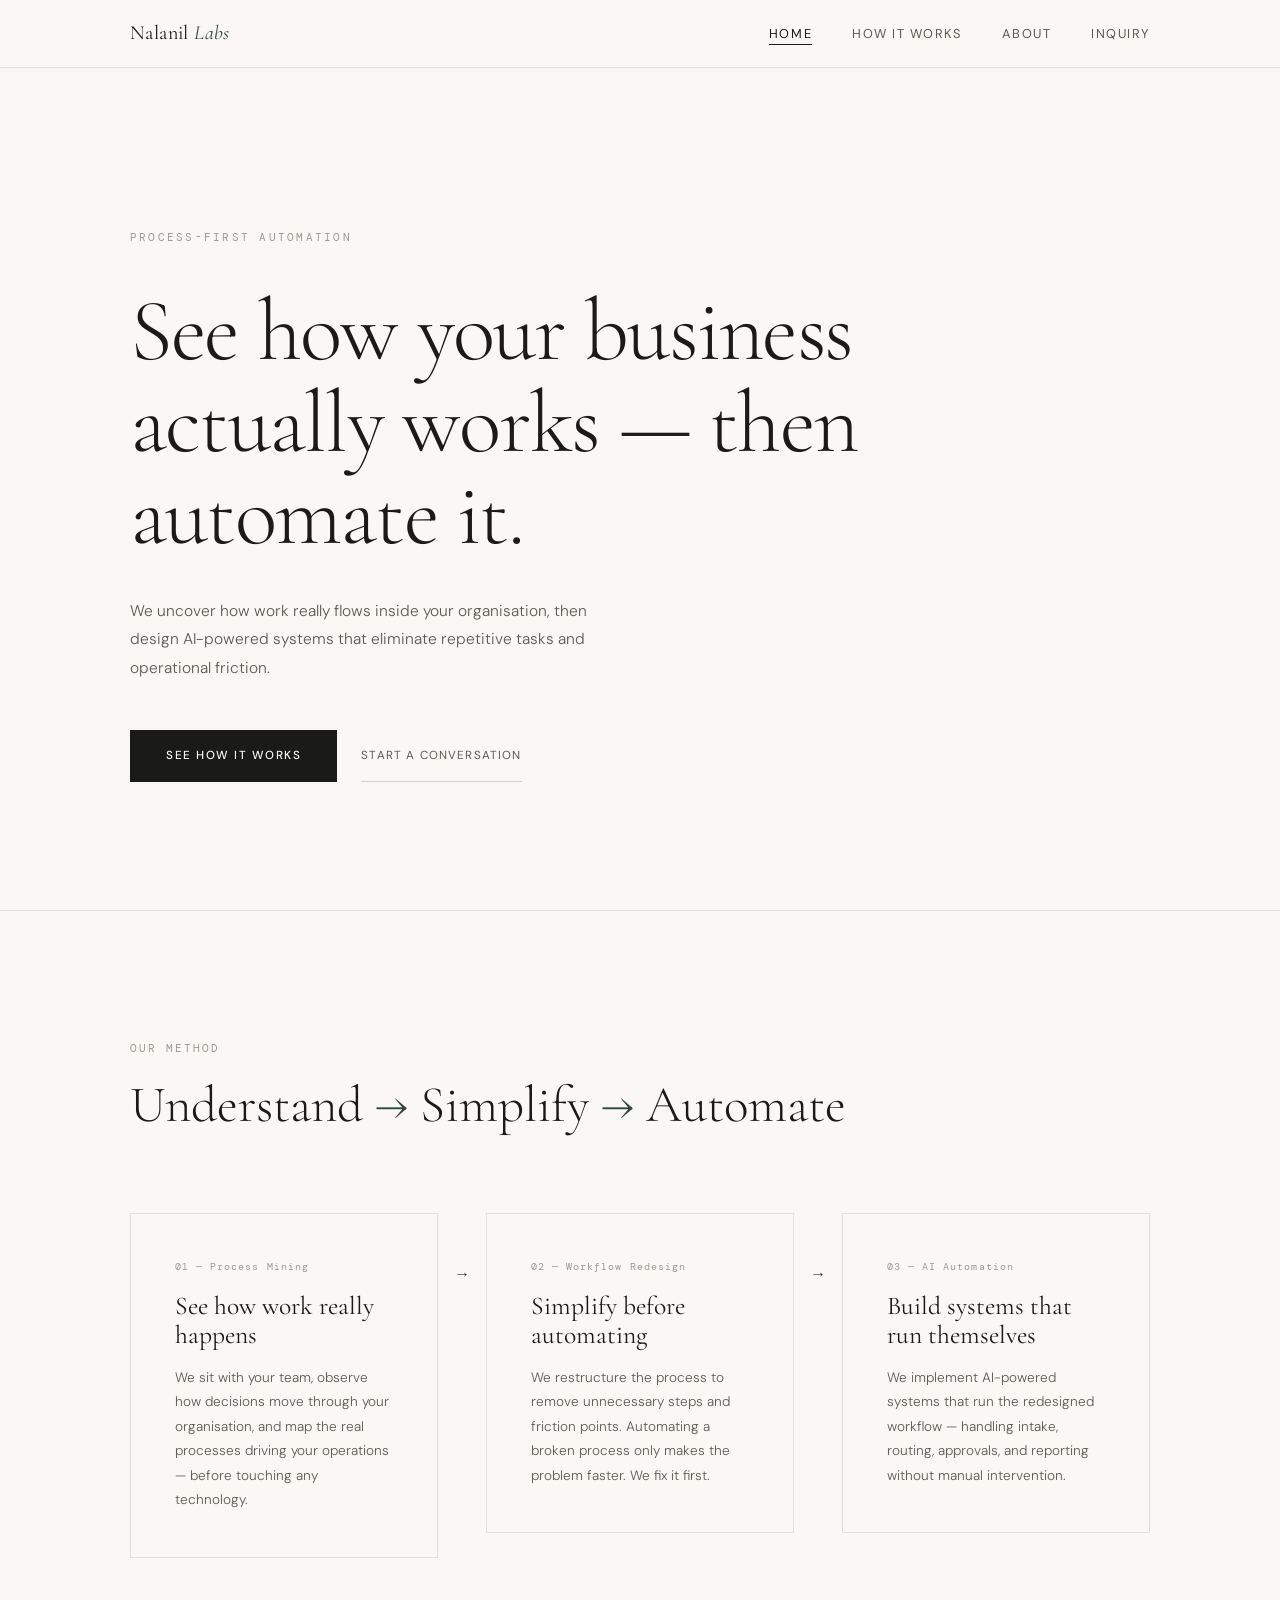
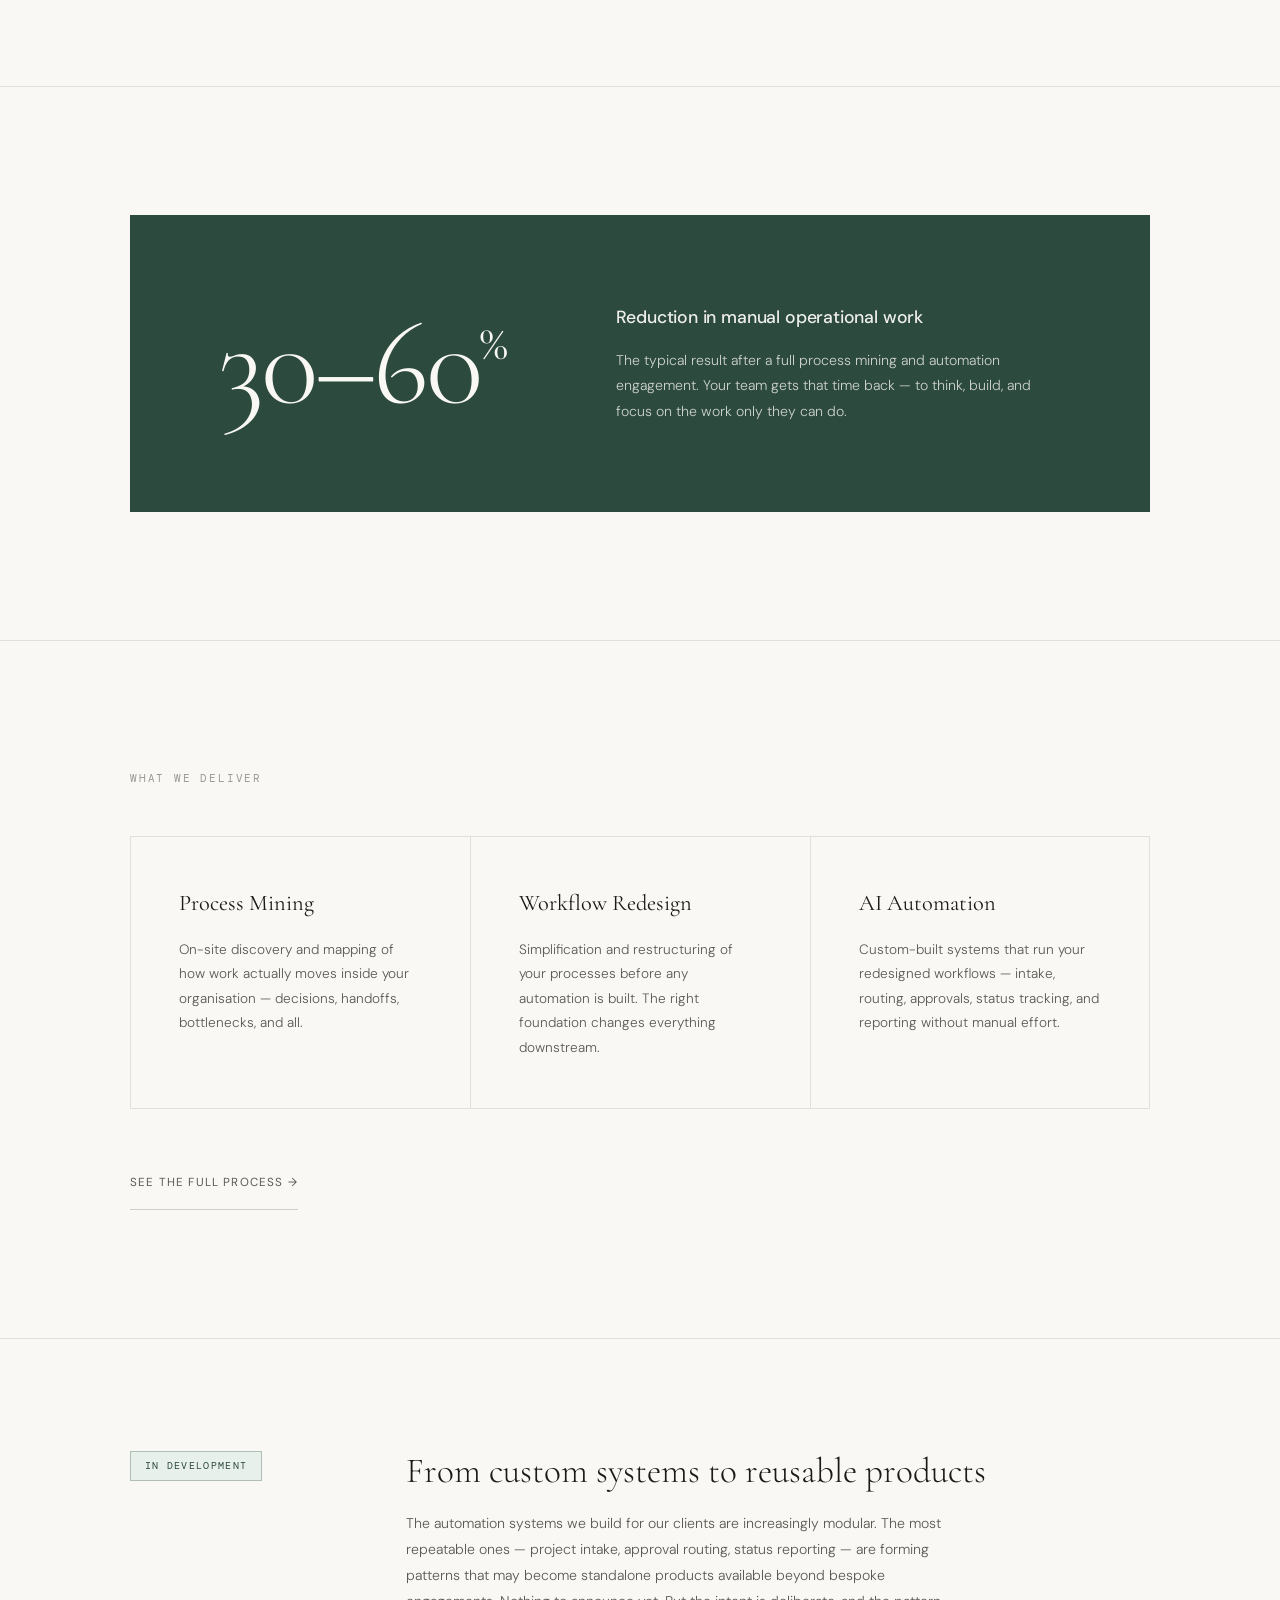
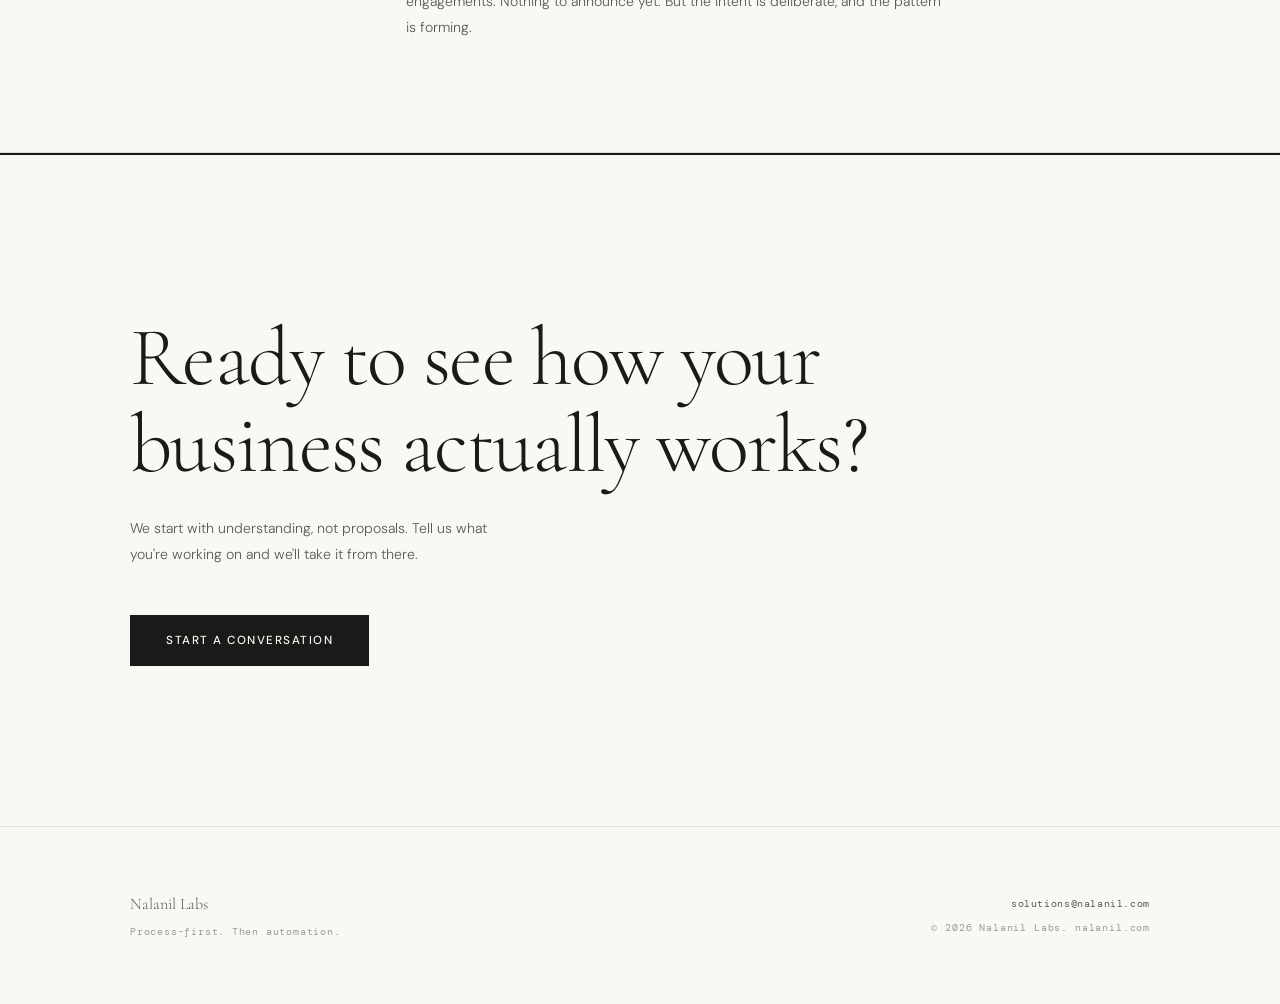
<file: index.html>
<!DOCTYPE html>
<html lang="en">
<head>
  <meta charset="UTF-8">
  <meta name="viewport" content="width=device-width, initial-scale=1.0">
  <title>Process Mining & AI Automation for Business Workflows | Nalanil Labs</title>
  <meta name="description" content="Nalanil Labs helps businesses reclaim time through process mining, workflow redesign, and AI-powered automation. We map how your operations really work — then automate what slows your team down.">
  <meta name="keywords" content="process mining, AI automation, workflow automation, business process automation, operational efficiency, workflow redesign, SMB automation">
  <meta name="robots" content="index, follow">
  <link rel="canonical" href="https://nalanil.com">
  <meta property="og:type"        content="website">
  <meta property="og:url"         content="https://nalanil.com">
  <meta property="og:title"       content="Process Mining & AI Automation | Nalanil Labs">
  <meta property="og:description" content="We map how work really flows inside your organisation — then automate what slows your team down.">
  <meta name="twitter:card"        content="summary">
  <meta name="twitter:title"       content="Process Mining & AI Automation | Nalanil Labs">
  <meta name="twitter:description" content="We map how work really flows inside your organisation — then automate what slows your team down.">
  <link rel="preconnect" href="https://fonts.googleapis.com">
  <link href="https://fonts.googleapis.com/css2?family=Cormorant+Garamond:ital,wght@0,300;0,400;0,600;1,300;1,400&family=DM+Mono:wght@300;400&family=DM+Sans:wght@300;400;500&display=swap" rel="stylesheet">
  <link rel="stylesheet" href="./styles.css">
</head>
<body>

<nav>
  <div class="nav-inner">
    <a class="nav-logo" href="/">Nalanil <span>Labs</span></a>
    <ul class="nav-links">
      <li><a href="/"               data-nav="home">Home</a></li>
      <li><a href="/solutions.html" data-nav="solutions">How it works</a></li>
      <li><a href="/about.html"     data-nav="about">About</a></li>
      <li><a href="/inquiry.html"   data-nav="inquiry">Inquiry</a></li>
    </ul>
    <button class="hamburger" id="hamburger" aria-label="Open menu">
      <span></span><span></span><span></span>
    </button>
  </div>
</nav>

<div class="mobile-nav" id="mobile-nav">
  <a href="/">Home</a>
  <a href="/solutions.html">How it works</a>
  <a href="/about.html">About</a>
  <a href="/inquiry.html">Inquiry</a>
</div>

<main>

  <!-- HERO -->
  <section class="hero">
    <div class="container">
      <span class="hero-eyebrow" data-animate>Process-first automation</span>
      <h1 class="hero-headline" data-animate data-delay="1">See how your business actually works — then automate it.</h1>
      <p class="hero-sub" data-animate data-delay="2">We uncover how work really flows inside your organisation, then design AI-powered systems that eliminate repetitive tasks and operational friction.</p>
      <div class="btn-group" data-animate data-delay="3">
        <a class="btn-primary" href="/solutions.html">See how it works</a>
        <a class="btn-ghost"   href="/inquiry.html">Start a conversation</a>
      </div>
    </div>
  </section>

  <!-- METHOD -->
  <section class="method-section">
    <div class="container">
      <div class="method-header" data-animate>
        <span class="eyebrow">Our method</span>
        <h2 class="method-title">Understand <em>→</em> Simplify <em>→</em> Automate</h2>
      </div>
      <div class="method-steps">
        <div class="method-step" data-animate>
          <span class="method-num">01 — Process Mining</span>
          <h3>See how work really happens</h3>
          <p>We sit with your team, observe how decisions move through your organisation, and map the real processes driving your operations — before touching any technology.</p>
        </div>
        <div class="method-arrow" data-animate data-delay="1">→</div>
        <div class="method-step" data-animate data-delay="1">
          <span class="method-num">02 — Workflow Redesign</span>
          <h3>Simplify before automating</h3>
          <p>We restructure the process to remove unnecessary steps and friction points. Automating a broken process only makes the problem faster. We fix it first.</p>
        </div>
        <div class="method-arrow" data-animate data-delay="2">→</div>
        <div class="method-step" data-animate data-delay="2">
          <span class="method-num">03 — AI Automation</span>
          <h3>Build systems that run themselves</h3>
          <p>We implement AI-powered systems that run the redesigned workflow — handling intake, routing, approvals, and reporting without manual intervention.</p>
        </div>
      </div>
    </div>
  </section>

  <!-- OUTCOME -->
  <section class="outcome-section">
    <div class="container">
      <div class="outcome-block" data-animate>
        <div class="outcome-figure">30–60<span class="pct">%</span></div>
        <div class="outcome-desc">
          <strong>Reduction in manual operational work</strong>
          <p>The typical result after a full process mining and automation engagement. Your team gets that time back — to think, build, and focus on the work only they can do.</p>
        </div>
      </div>
    </div>
  </section>

  <!-- WHAT WE DELIVER -->
  <section class="preview-section">
    <div class="container">
      <span class="section-label" data-animate>What we deliver</span>
      <div class="preview-grid">
        <div class="preview-card" data-animate>
          <h4>Process Mining</h4>
          <p>On-site discovery and mapping of how work actually moves inside your organisation — decisions, handoffs, bottlenecks, and all.</p>
        </div>
        <div class="preview-card" data-animate data-delay="1">
          <h4>Workflow Redesign</h4>
          <p>Simplification and restructuring of your processes before any automation is built. The right foundation changes everything downstream.</p>
        </div>
        <div class="preview-card" data-animate data-delay="2">
          <h4>AI Automation</h4>
          <p>Custom-built systems that run your redesigned workflows — intake, routing, approvals, status tracking, and reporting without manual effort.</p>
        </div>
      </div>
      <div class="preview-cta" data-animate>
        <a href="/solutions.html" class="btn-ghost">See the full process →</a>
      </div>
    </div>
  </section>

  <!-- FUTURE PRODUCTS -->
  <section class="future-section">
    <div class="container">
      <div class="future-inner" data-animate>
        <div>
          <span class="future-badge">In development</span>
        </div>
        <div class="future-body">
          <h3>From custom systems to reusable products</h3>
          <p>The automation systems we build for our clients are increasingly modular. The most repeatable ones — project intake, approval routing, status reporting — are forming patterns that may become standalone products available beyond bespoke engagements. Nothing to announce yet. But the intent is deliberate, and the pattern is forming.</p>
        </div>
      </div>
    </div>
  </section>

  <!-- CTA -->
  <section class="cta-section">
    <div class="container">
      <h2 data-animate>Ready to see how your business actually works?</h2>
      <p data-animate data-delay="1">We start with understanding, not proposals. Tell us what you're working on and we'll take it from there.</p>
      <div data-animate data-delay="2">
        <a class="btn-primary" href="/inquiry.html">Start a conversation</a>
      </div>
    </div>
  </section>

</main>

<footer>
  <div class="footer-inner">
    <div class="footer-left">
      <span class="footer-logo">Nalanil Labs</span>
      <span class="footer-tagline">Process-first. Then automation.</span>
    </div>
    <div class="footer-right">
      <a href="mailto:solutions@nalanil.com" class="footer-email">solutions@nalanil.com</a>
      <span class="footer-copy">© 2026 Nalanil Labs. nalanil.com</span>
    </div>
  </div>
</footer>

<script src="./script.js"></script>
</body>
</html>
</file>
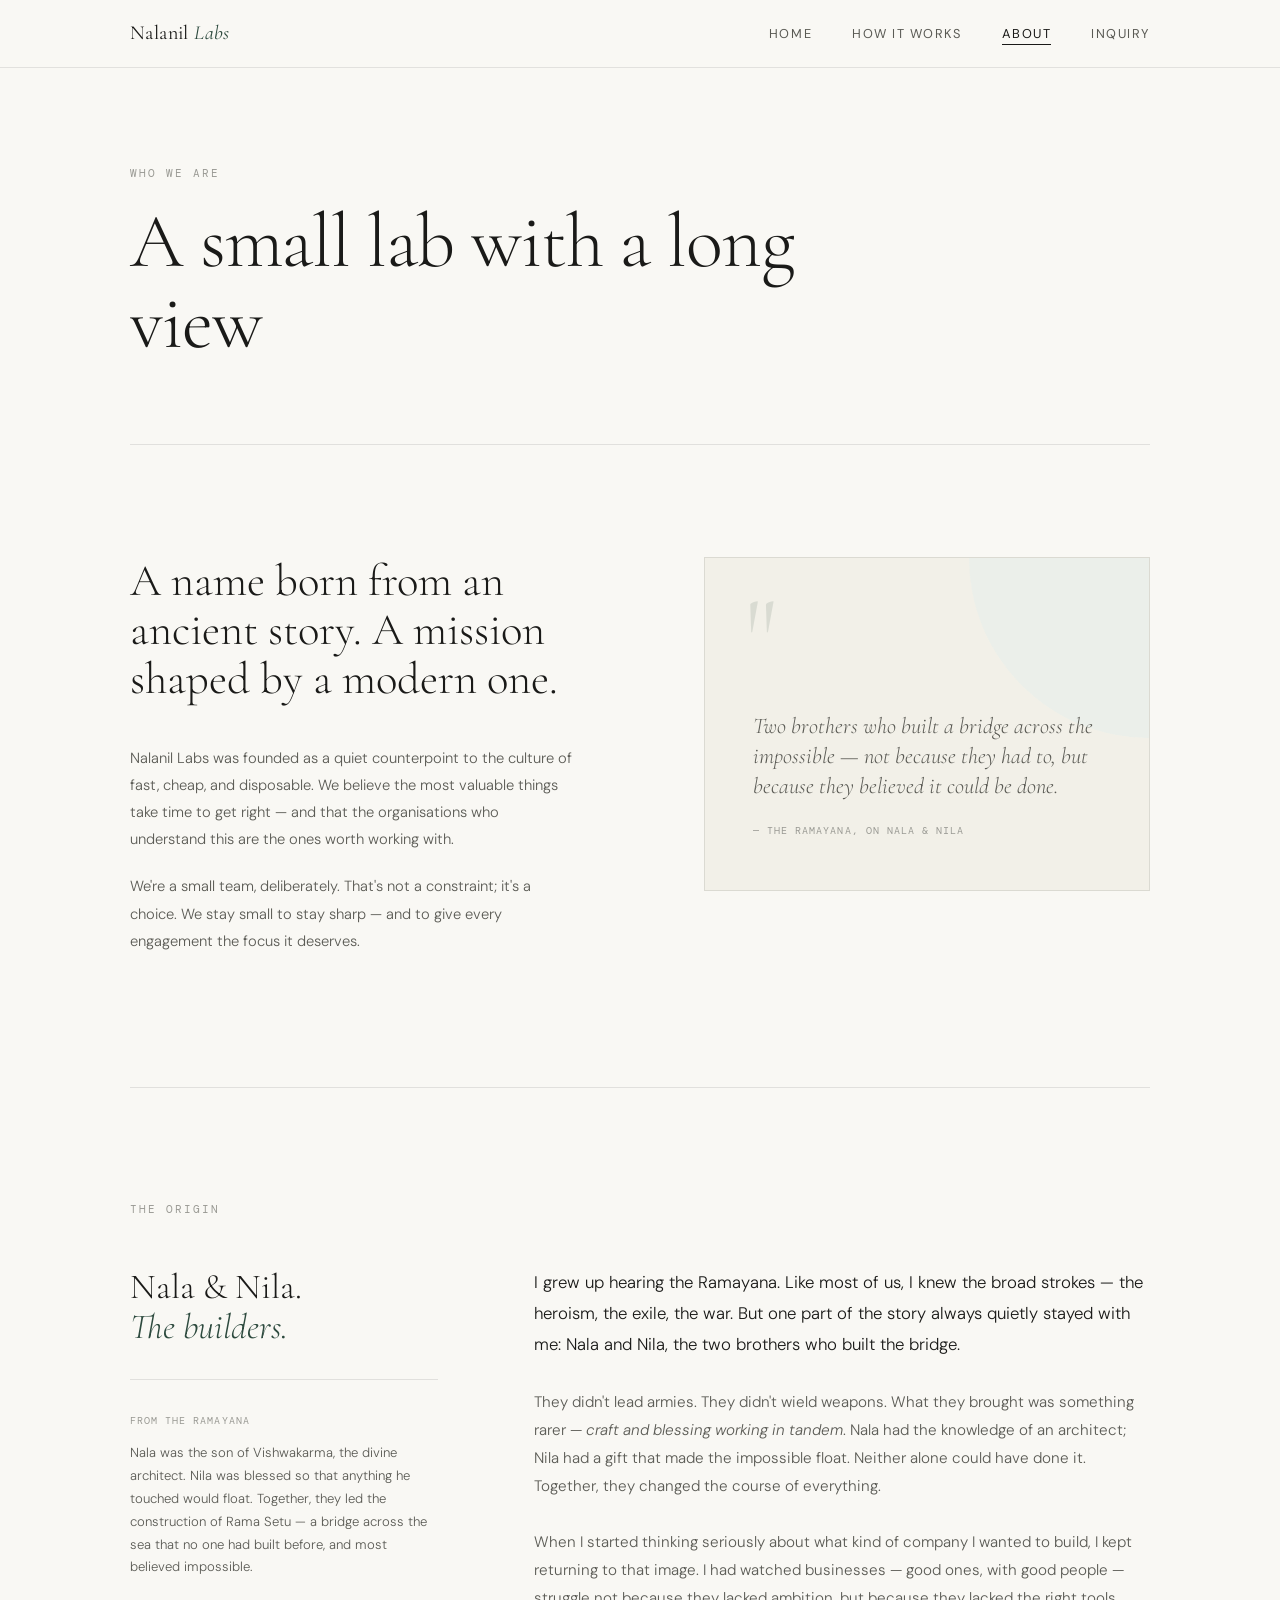
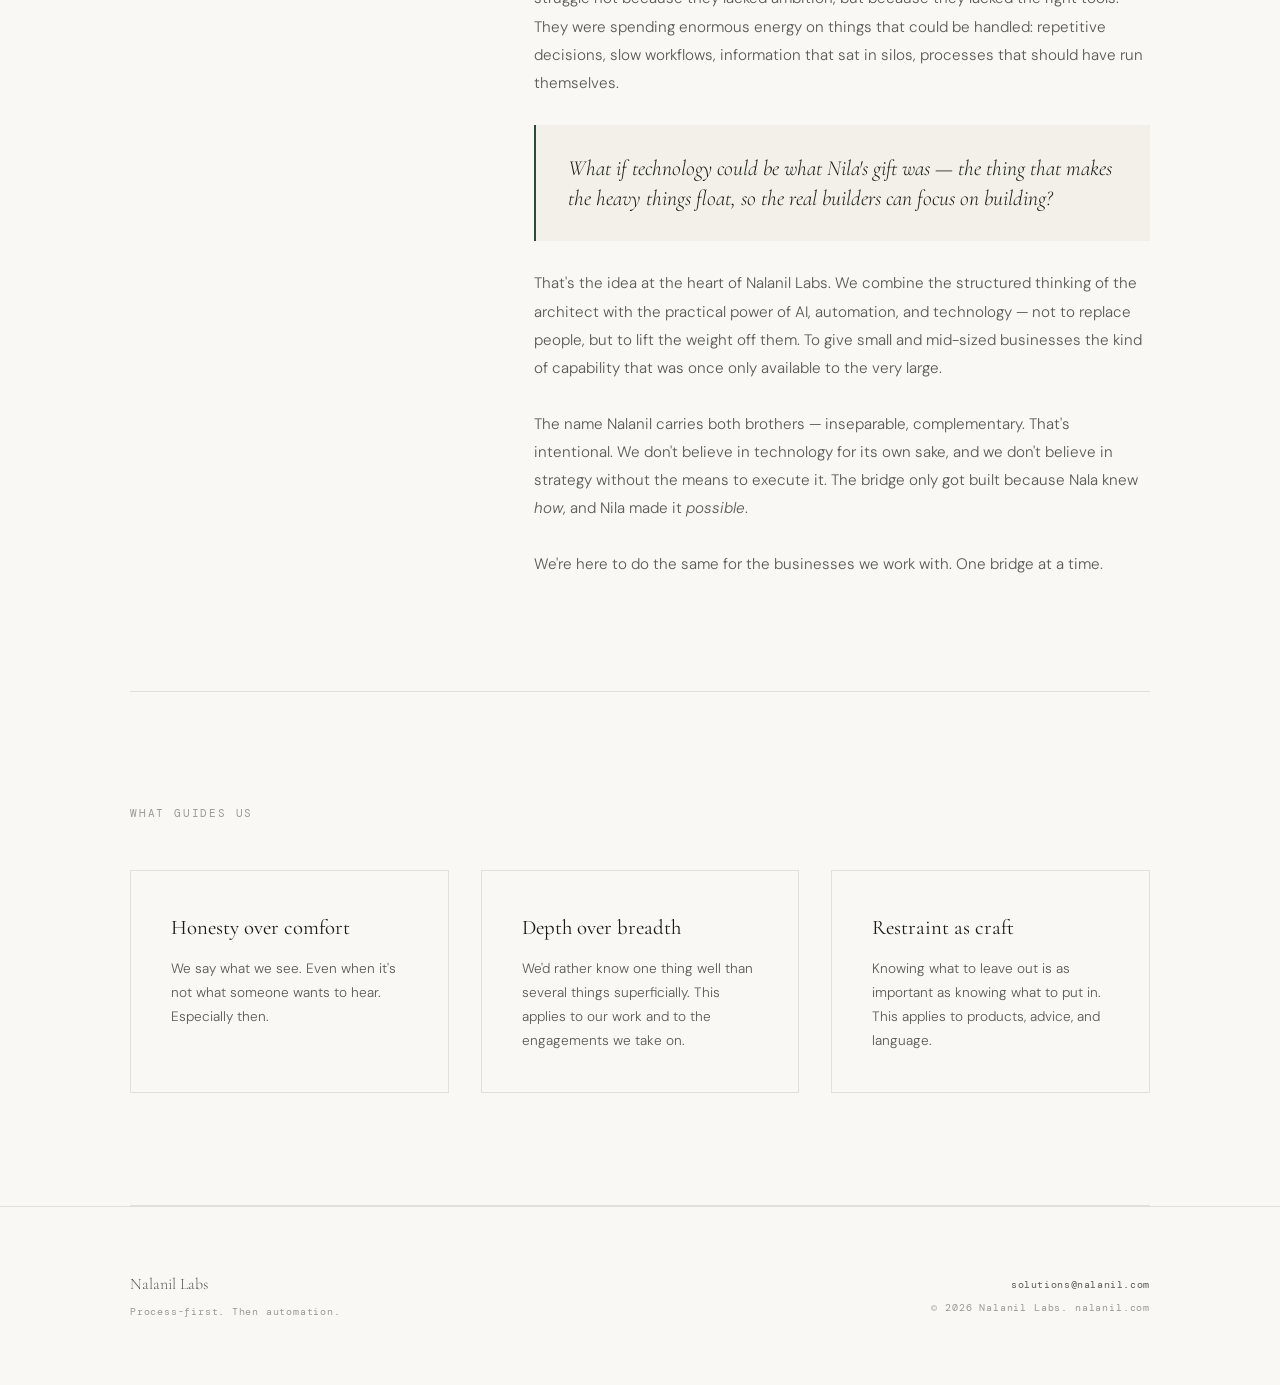
<file: about.html>
<!DOCTYPE html>
<html lang="en">
<head>
  <meta charset="UTF-8">
  <meta name="viewport" content="width=device-width, initial-scale=1.0">
  <title>About Nalanil Labs — Process-First Automation Consultancy</title>
  <meta name="description" content="Nalanil Labs is a small, focused practice built around process mining and AI automation. Named after Nala and Nila — the builders from the Ramayana — we combine structured thinking with practical execution.">
  <meta name="keywords" content="Nalanil Labs, about, process mining consultancy, AI automation firm, business automation consulting">
  <meta name="robots" content="index, follow">
  <link rel="canonical" href="https://nalanil.com/about.html">
  <meta property="og:type"        content="website">
  <meta property="og:url"         content="https://nalanil.com/about.html">
  <meta property="og:title"       content="About Nalanil Labs">
  <meta property="og:description" content="A small lab with a long view. Named after the builders of the impossible bridge.">
  <meta name="twitter:card"        content="summary">
  <meta name="twitter:title"       content="About Nalanil Labs">
  <meta name="twitter:description" content="A small lab with a long view. Named after the builders of the impossible bridge.">
  <link rel="preconnect" href="https://fonts.googleapis.com">
  <link href="https://fonts.googleapis.com/css2?family=Cormorant+Garamond:ital,wght@0,300;0,400;0,600;1,300;1,400&family=DM+Mono:wght@300;400&family=DM+Sans:wght@300;400;500&display=swap" rel="stylesheet">
  <link rel="stylesheet" href="./styles.css">
</head>
<body>

<nav>
  <div class="nav-inner">
    <a class="nav-logo" href="/">Nalanil <span>Labs</span></a>
    <ul class="nav-links">
      <li><a href="/"               data-nav="home">Home</a></li>
      <li><a href="/solutions.html" data-nav="solutions">How it works</a></li>
      <li><a href="/about.html"     data-nav="about">About</a></li>
      <li><a href="/inquiry.html"   data-nav="inquiry">Inquiry</a></li>
    </ul>
    <button class="hamburger" id="hamburger" aria-label="Open menu">
      <span></span><span></span><span></span>
    </button>
  </div>
</nav>

<div class="mobile-nav" id="mobile-nav">
  <a href="/">Home</a>
  <a href="/solutions.html">How it works</a>
  <a href="/about.html">About</a>
  <a href="/inquiry.html">Inquiry</a>
</div>

<main>

  <!-- PAGE HEADER -->
  <div class="container">
    <div class="page-header">
      <span class="eyebrow" data-animate>Who we are</span>
      <h1 data-animate data-delay="1">A small lab with a long view</h1>
    </div>
  </div>

  <!-- ABOUT SPLIT -->
  <div class="container">
    <div class="about-split">
      <div class="about-text" data-animate>
        <h2>A name born from an ancient story. A mission shaped by a modern one.</h2>
        <p>Nalanil Labs was founded as a quiet counterpoint to the culture of fast, cheap, and disposable. We believe the most valuable things take time to get right — and that the organisations who understand this are the ones worth working with.</p>
        <p>We're a small team, deliberately. That's not a constraint; it's a choice. We stay small to stay sharp — and to give every engagement the focus it deserves.</p>
      </div>
      <div data-animate data-delay="1">
        <div class="about-image-block">
          <span class="about-img-ornament">"</span>
          <div class="about-img-quote">
            <p>Two brothers who built a bridge across the impossible — not because they had to, but because they believed it could be done.</p>
            <span class="about-img-source">— The Ramayana, on Nala &amp; Nila</span>
          </div>
        </div>
      </div>
    </div>
  </div>

  <!-- ORIGIN -->
  <div class="container">
    <div class="origin-section">
      <span class="eyebrow" data-animate>The origin</span>
      <div class="origin-grid">
        <div class="origin-sidebar" data-animate data-delay="1">
          <h2>Nala &amp; Nila.<br><em>The builders.</em></h2>
          <div class="origin-note">
            <span class="origin-note-label">From the Ramayana</span>
            <p>Nala was the son of Vishwakarma, the divine architect. Nila was blessed so that anything he touched would float. Together, they led the construction of Rama Setu — a bridge across the sea that no one had built before, and most believed impossible.</p>
          </div>
        </div>
        <div class="origin-body" data-animate data-delay="2">
          <p class="lead">I grew up hearing the Ramayana. Like most of us, I knew the broad strokes — the heroism, the exile, the war. But one part of the story always quietly stayed with me: Nala and Nila, the two brothers who built the bridge.</p>
          <p>They didn't lead armies. They didn't wield weapons. What they brought was something rarer — <em>craft and blessing working in tandem</em>. Nala had the knowledge of an architect; Nila had a gift that made the impossible float. Neither alone could have done it. Together, they changed the course of everything.</p>
          <p>When I started thinking seriously about what kind of company I wanted to build, I kept returning to that image. I had watched businesses — good ones, with good people — struggle not because they lacked ambition, but because they lacked the right tools. They were spending enormous energy on things that could be handled: repetitive decisions, slow workflows, information that sat in silos, processes that should have run themselves.</p>
          <div class="origin-pullquote">
            <p>What if technology could be what Nila's gift was — the thing that makes the heavy things float, so the real builders can focus on building?</p>
          </div>
          <p>That's the idea at the heart of Nalanil Labs. We combine the structured thinking of the architect with the practical power of AI, automation, and technology — not to replace people, but to lift the weight off them. To give small and mid-sized businesses the kind of capability that was once only available to the very large.</p>
          <p>The name Nalanil carries both brothers — inseparable, complementary. That's intentional. We don't believe in technology for its own sake, and we don't believe in strategy without the means to execute it. The bridge only got built because Nala knew <em>how</em>, and Nila made it <em>possible</em>.</p>
          <p>We're here to do the same for the businesses we work with. One bridge at a time.</p>
        </div>
      </div>
    </div>
  </div>

  <!-- VALUES -->
  <div class="container">
    <div class="values-section">
      <span class="section-label" data-animate>What guides us</span>
      <div class="values-grid">
        <div class="value-item" data-animate data-delay="1">
          <h4>Honesty over comfort</h4>
          <p>We say what we see. Even when it's not what someone wants to hear. Especially then.</p>
        </div>
        <div class="value-item" data-animate data-delay="2">
          <h4>Depth over breadth</h4>
          <p>We'd rather know one thing well than several things superficially. This applies to our work and to the engagements we take on.</p>
        </div>
        <div class="value-item" data-animate data-delay="3">
          <h4>Restraint as craft</h4>
          <p>Knowing what to leave out is as important as knowing what to put in. This applies to products, advice, and language.</p>
        </div>
      </div>
    </div>
  </div>

</main>

<footer>
  <div class="footer-inner">
    <div class="footer-left">
      <span class="footer-logo">Nalanil Labs</span>
      <span class="footer-tagline">Process-first. Then automation.</span>
    </div>
    <div class="footer-right">
      <a href="mailto:solutions@nalanil.com" class="footer-email">solutions@nalanil.com</a>
      <span class="footer-copy">© 2026 Nalanil Labs. nalanil.com</span>
    </div>
  </div>
</footer>

<script src="./script.js"></script>
</body>
</html>
</file>
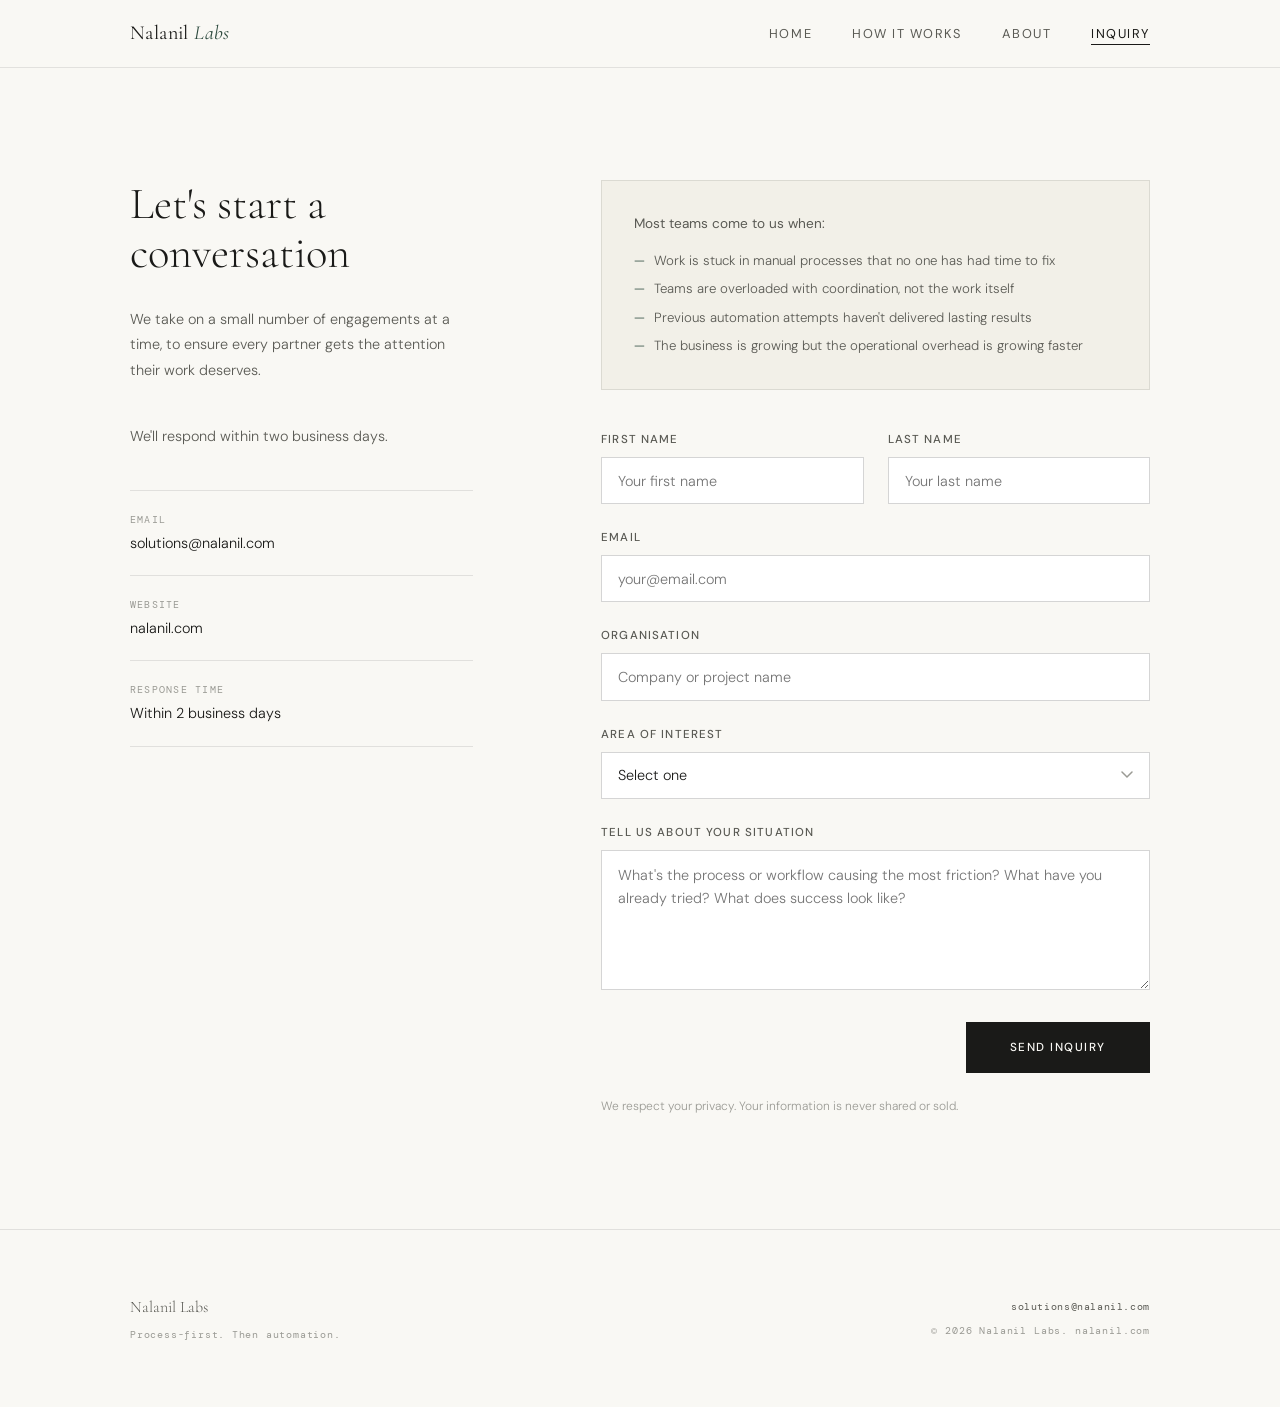
<file: inquiry.html>
<!DOCTYPE html>
<html lang="en">
<head>
  <meta charset="UTF-8">
  <meta name="viewport" content="width=device-width, initial-scale=1.0">
  <title>Start a Conversation | Nalanil Labs — Process Mining & AI Automation</title>
  <meta name="description" content="Tell us about your operation. We take on a small number of engagements at a time and respond within two business days.">
  <meta name="keywords" content="contact Nalanil Labs, process mining inquiry, AI automation consultation, business automation enquiry">
  <meta name="robots" content="index, follow">
  <link rel="canonical" href="https://nalanil.com/inquiry.html">
  <meta property="og:type"        content="website">
  <meta property="og:url"         content="https://nalanil.com/inquiry.html">
  <meta property="og:title"       content="Start a Conversation | Nalanil Labs">
  <meta property="og:description" content="Tell us about your operation. We respond within two business days.">
  <meta name="twitter:card"        content="summary">
  <meta name="twitter:title"       content="Start a Conversation | Nalanil Labs">
  <meta name="twitter:description" content="Tell us about your operation. We respond within two business days.">
  <link rel="preconnect" href="https://fonts.googleapis.com">
  <link href="https://fonts.googleapis.com/css2?family=Cormorant+Garamond:ital,wght@0,300;0,400;0,600;1,300;1,400&family=DM+Mono:wght@300;400&family=DM+Sans:wght@300;400;500&display=swap" rel="stylesheet">
  <link rel="stylesheet" href="./styles.css">
</head>
<body>

<nav>
  <div class="nav-inner">
    <a class="nav-logo" href="/">Nalanil <span>Labs</span></a>
    <ul class="nav-links">
      <li><a href="/"               data-nav="home">Home</a></li>
      <li><a href="/solutions.html" data-nav="solutions">How it works</a></li>
      <li><a href="/about.html"     data-nav="about">About</a></li>
      <li><a href="/inquiry.html"   data-nav="inquiry">Inquiry</a></li>
    </ul>
    <button class="hamburger" id="hamburger" aria-label="Open menu">
      <span></span><span></span><span></span>
    </button>
  </div>
</nav>

<div class="mobile-nav" id="mobile-nav">
  <a href="/">Home</a>
  <a href="/solutions.html">How it works</a>
  <a href="/about.html">About</a>
  <a href="/inquiry.html">Inquiry</a>
</div>

<main>

  <div class="container">
    <div class="inquiry-layout">

      <!-- LEFT: INFO -->
      <div class="inquiry-info" data-animate>
        <h2>Let's start a conversation</h2>
        <p>We take on a small number of engagements at a time, to ensure every partner gets the attention their work deserves.</p>
        <p>We'll respond within two business days.</p>

        <div class="contact-detail">
          <span class="cd-label">Email</span>
          <span class="cd-val">solutions@nalanil.com</span>
        </div>
        <div class="contact-detail">
          <span class="cd-label">Website</span>
          <span class="cd-val">nalanil.com</span>
        </div>
        <div class="contact-detail">
          <span class="cd-label">Response time</span>
          <span class="cd-val">Within 2 business days</span>
        </div>
      </div>

      <!-- RIGHT: FORM -->
      <div data-animate data-delay="1">

        <!-- Pre-form context -->
        <div class="inquiry-pretext">
          <p>Most teams come to us when:</p>
          <ul>
            <li>Work is stuck in manual processes that no one has had time to fix</li>
            <li>Teams are overloaded with coordination, not the work itself</li>
            <li>Previous automation attempts haven't delivered lasting results</li>
            <li>The business is growing but the operational overhead is growing faster</li>
          </ul>
        </div>

        <div id="success-msg" class="success-msg">Thank you — your message has been received. We'll be in touch shortly.</div>

        <form
          class="form-grid"
          id="inquiry-form"
          action="https://formsubmit.co/solutions@nalanil.com"
          method="POST"
        >
          <input type="hidden" name="_subject"  value="New inquiry from nalanil.com">
          <input type="hidden" name="_template" value="table">
          <input type="hidden" name="_next"     id="form-next" value="">
          <input type="text"   name="_honey"    tabindex="-1" autocomplete="off" style="display:none">

          <div class="form-row">
            <div class="form-field">
              <label for="first-name">First name</label>
              <input id="first-name" name="first_name" type="text" placeholder="Your first name" required>
            </div>
            <div class="form-field">
              <label for="last-name">Last name</label>
              <input id="last-name" name="last_name" type="text" placeholder="Your last name" required>
            </div>
          </div>

          <div class="form-field">
            <label for="email">Email</label>
            <input id="email" name="email" type="email" placeholder="your@email.com" required>
          </div>

          <div class="form-field">
            <label for="organisation">Organisation</label>
            <input id="organisation" name="organisation" type="text" placeholder="Company or project name" required>
          </div>

          <div class="form-field">
            <label for="area-of-interest">Area of interest</label>
            <select id="area-of-interest" name="area_of_interest" required>
              <option value="" disabled selected>Select one</option>
              <option>Process Mining &amp; Discovery</option>
              <option>Workflow Redesign</option>
              <option>AI Automation Implementation</option>
              <option>Full engagement (all three phases)</option>
              <option>Something else</option>
            </select>
          </div>

          <div class="form-field">
            <label for="project-details">Tell us about your situation</label>
            <textarea id="project-details" name="project_details" placeholder="What's the process or workflow causing the most friction? What have you already tried? What does success look like?" required></textarea>
          </div>

          <div class="form-submit">
            <button class="btn-submit" type="submit">Send inquiry</button>
          </div>

          <p class="form-note">We respect your privacy. Your information is never shared or sold.</p>
        </form>
      </div>

    </div>
  </div>

</main>

<footer>
  <div class="footer-inner">
    <div class="footer-left">
      <span class="footer-logo">Nalanil Labs</span>
      <span class="footer-tagline">Process-first. Then automation.</span>
    </div>
    <div class="footer-right">
      <a href="mailto:solutions@nalanil.com" class="footer-email">solutions@nalanil.com</a>
      <span class="footer-copy">© 2026 Nalanil Labs. nalanil.com</span>
    </div>
  </div>
</footer>

<script src="./script.js"></script>
</body>
</html>
</file>
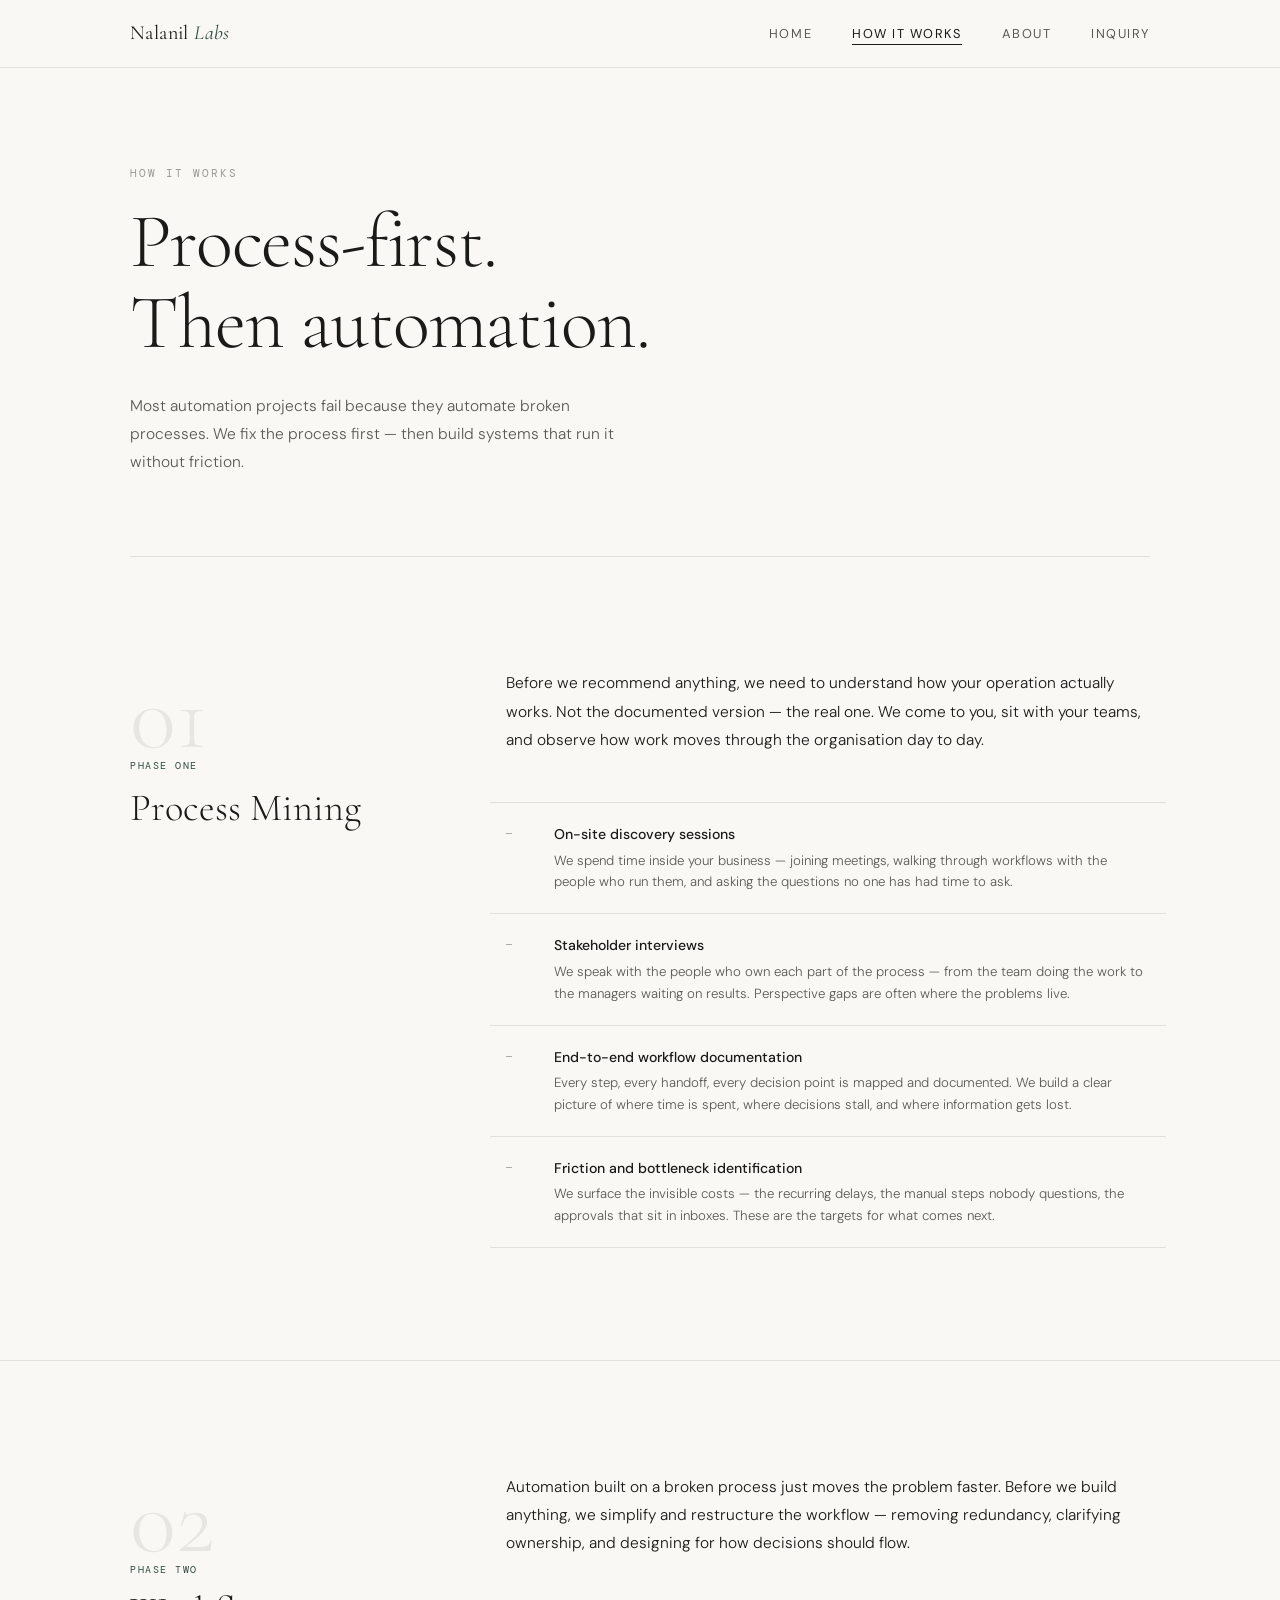
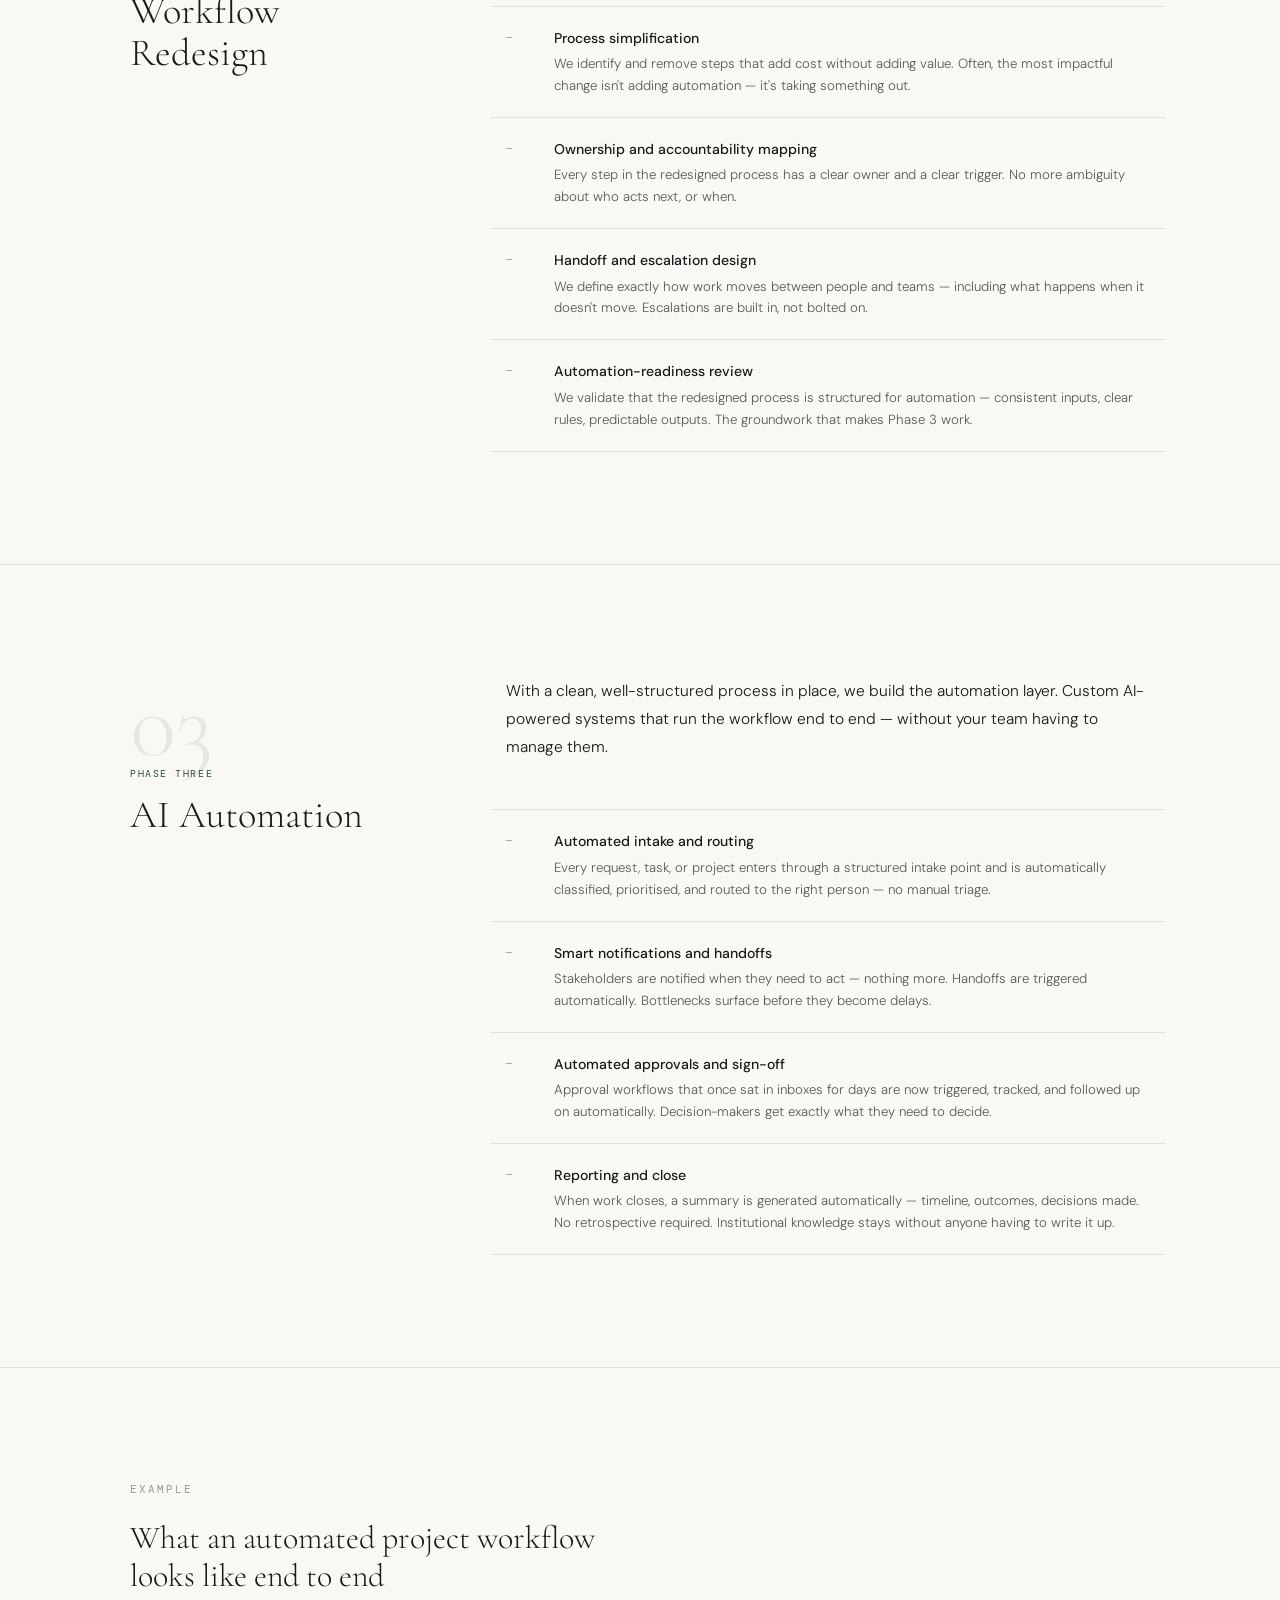
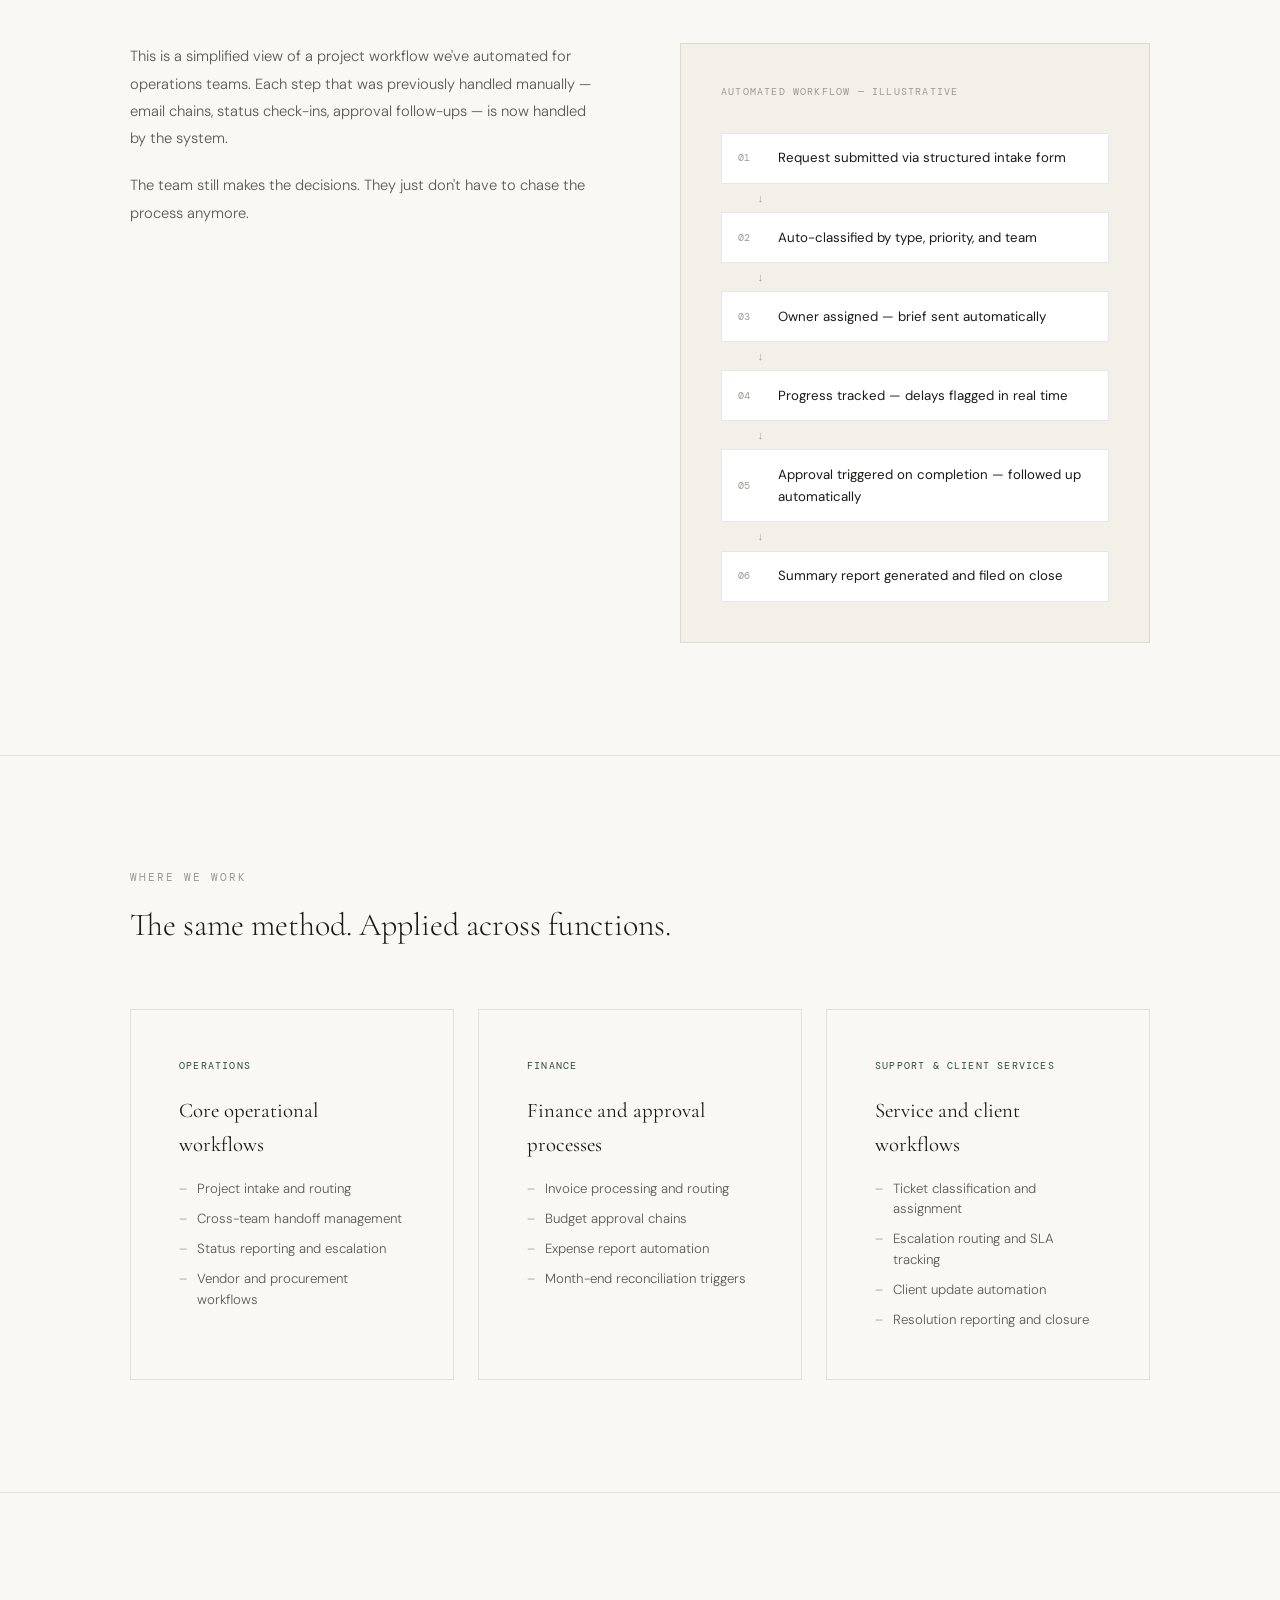
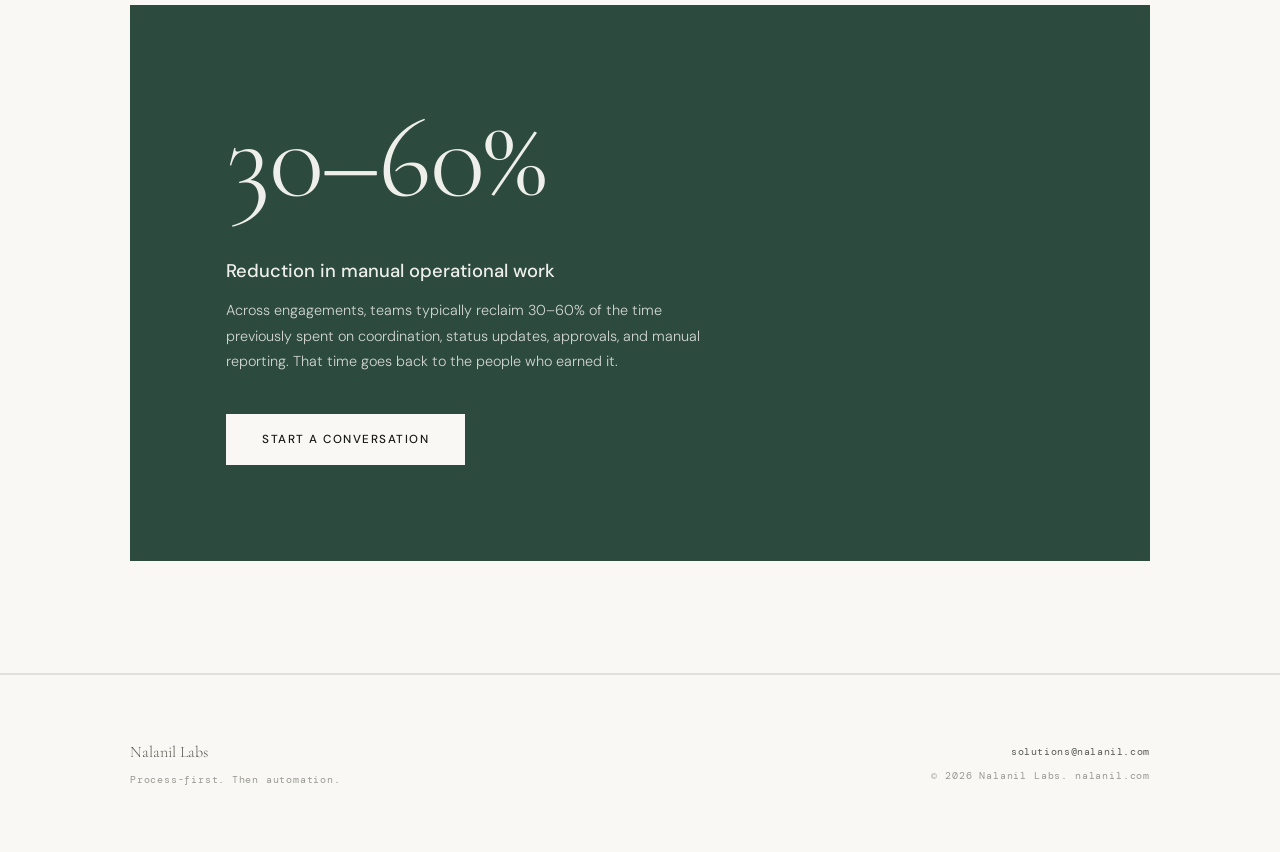
<file: solutions.html>
<!DOCTYPE html>
<html lang="en">
<head>
  <meta charset="UTF-8">
  <meta name="viewport" content="width=device-width, initial-scale=1.0">
  <title>How It Works: Process Mining, Workflow Redesign & AI Automation | Nalanil Labs</title>
  <meta name="description" content="A three-phase approach to operational automation: we sit with your team, map real processes, redesign workflows, then build AI systems that run them without manual effort.">
  <meta name="keywords" content="process mining methodology, workflow redesign, AI automation implementation, business process mapping, operational automation, workflow optimisation">
  <meta name="robots" content="index, follow">
  <link rel="canonical" href="https://nalanil.com/solutions.html">
  <meta property="og:type"        content="website">
  <meta property="og:url"         content="https://nalanil.com/solutions.html">
  <meta property="og:title"       content="How It Works | Nalanil Labs">
  <meta property="og:description" content="Process mining, workflow redesign, and AI automation — in that order.">
  <meta name="twitter:card"        content="summary">
  <meta name="twitter:title"       content="How It Works | Nalanil Labs">
  <meta name="twitter:description" content="Process mining, workflow redesign, and AI automation — in that order.">
  <link rel="preconnect" href="https://fonts.googleapis.com">
  <link href="https://fonts.googleapis.com/css2?family=Cormorant+Garamond:ital,wght@0,300;0,400;0,600;1,300;1,400&family=DM+Mono:wght@300;400&family=DM+Sans:wght@300;400;500&display=swap" rel="stylesheet">
  <link rel="stylesheet" href="./styles.css">
</head>
<body>

<nav>
  <div class="nav-inner">
    <a class="nav-logo" href="/">Nalanil <span>Labs</span></a>
    <ul class="nav-links">
      <li><a href="/"               data-nav="home">Home</a></li>
      <li><a href="/solutions.html" data-nav="solutions">How it works</a></li>
      <li><a href="/about.html"     data-nav="about">About</a></li>
      <li><a href="/inquiry.html"   data-nav="inquiry">Inquiry</a></li>
    </ul>
    <button class="hamburger" id="hamburger" aria-label="Open menu">
      <span></span><span></span><span></span>
    </button>
  </div>
</nav>

<div class="mobile-nav" id="mobile-nav">
  <a href="/">Home</a>
  <a href="/solutions.html">How it works</a>
  <a href="/about.html">About</a>
  <a href="/inquiry.html">Inquiry</a>
</div>

<main>

  <!-- PAGE HEADER -->
  <div class="container">
    <div class="page-header">
      <span class="eyebrow" data-animate>How it works</span>
      <h1 data-animate data-delay="1">Process-first.<br>Then automation.</h1>
      <p class="subtitle" data-animate data-delay="2">Most automation projects fail because they automate broken processes. We fix the process first — then build systems that run it without friction.</p>
    </div>
  </div>

  <!-- PHASE 1: PROCESS MINING -->
  <section class="phase-section">
    <div class="container">
      <div class="phase-grid">
        <div class="phase-left" data-animate>
          <span class="phase-num-large">01</span>
          <span class="phase-label">Phase one</span>
          <h2>Process Mining</h2>
        </div>
        <div class="phase-right" data-animate data-delay="1">
          <p class="phase-intro">Before we recommend anything, we need to understand how your operation actually works. Not the documented version — the real one. We come to you, sit with your teams, and observe how work moves through the organisation day to day.</p>
          <div class="phase-points">
            <div class="phase-point">
              <span class="phase-point-num">—</span>
              <div class="phase-point-body">
                <strong>On-site discovery sessions</strong>
                <p>We spend time inside your business — joining meetings, walking through workflows with the people who run them, and asking the questions no one has had time to ask.</p>
              </div>
            </div>
            <div class="phase-point">
              <span class="phase-point-num">—</span>
              <div class="phase-point-body">
                <strong>Stakeholder interviews</strong>
                <p>We speak with the people who own each part of the process — from the team doing the work to the managers waiting on results. Perspective gaps are often where the problems live.</p>
              </div>
            </div>
            <div class="phase-point">
              <span class="phase-point-num">—</span>
              <div class="phase-point-body">
                <strong>End-to-end workflow documentation</strong>
                <p>Every step, every handoff, every decision point is mapped and documented. We build a clear picture of where time is spent, where decisions stall, and where information gets lost.</p>
              </div>
            </div>
            <div class="phase-point">
              <span class="phase-point-num">—</span>
              <div class="phase-point-body">
                <strong>Friction and bottleneck identification</strong>
                <p>We surface the invisible costs — the recurring delays, the manual steps nobody questions, the approvals that sit in inboxes. These are the targets for what comes next.</p>
              </div>
            </div>
          </div>
        </div>
      </div>
    </div>
  </section>

  <!-- PHASE 2: WORKFLOW REDESIGN -->
  <section class="phase-section">
    <div class="container">
      <div class="phase-grid">
        <div class="phase-left" data-animate>
          <span class="phase-num-large">02</span>
          <span class="phase-label">Phase two</span>
          <h2>Workflow Redesign</h2>
        </div>
        <div class="phase-right" data-animate data-delay="1">
          <p class="phase-intro">Automation built on a broken process just moves the problem faster. Before we build anything, we simplify and restructure the workflow — removing redundancy, clarifying ownership, and designing for how decisions should flow.</p>
          <div class="phase-points">
            <div class="phase-point">
              <span class="phase-point-num">—</span>
              <div class="phase-point-body">
                <strong>Process simplification</strong>
                <p>We identify and remove steps that add cost without adding value. Often, the most impactful change isn't adding automation — it's taking something out.</p>
              </div>
            </div>
            <div class="phase-point">
              <span class="phase-point-num">—</span>
              <div class="phase-point-body">
                <strong>Ownership and accountability mapping</strong>
                <p>Every step in the redesigned process has a clear owner and a clear trigger. No more ambiguity about who acts next, or when.</p>
              </div>
            </div>
            <div class="phase-point">
              <span class="phase-point-num">—</span>
              <div class="phase-point-body">
                <strong>Handoff and escalation design</strong>
                <p>We define exactly how work moves between people and teams — including what happens when it doesn't move. Escalations are built in, not bolted on.</p>
              </div>
            </div>
            <div class="phase-point">
              <span class="phase-point-num">—</span>
              <div class="phase-point-body">
                <strong>Automation-readiness review</strong>
                <p>We validate that the redesigned process is structured for automation — consistent inputs, clear rules, predictable outputs. The groundwork that makes Phase 3 work.</p>
              </div>
            </div>
          </div>
        </div>
      </div>
    </div>
  </section>

  <!-- PHASE 3: AI AUTOMATION -->
  <section class="phase-section">
    <div class="container">
      <div class="phase-grid">
        <div class="phase-left" data-animate>
          <span class="phase-num-large">03</span>
          <span class="phase-label">Phase three</span>
          <h2>AI Automation</h2>
        </div>
        <div class="phase-right" data-animate data-delay="1">
          <p class="phase-intro">With a clean, well-structured process in place, we build the automation layer. Custom AI-powered systems that run the workflow end to end — without your team having to manage them.</p>
          <div class="phase-points">
            <div class="phase-point">
              <span class="phase-point-num">—</span>
              <div class="phase-point-body">
                <strong>Automated intake and routing</strong>
                <p>Every request, task, or project enters through a structured intake point and is automatically classified, prioritised, and routed to the right person — no manual triage.</p>
              </div>
            </div>
            <div class="phase-point">
              <span class="phase-point-num">—</span>
              <div class="phase-point-body">
                <strong>Smart notifications and handoffs</strong>
                <p>Stakeholders are notified when they need to act — nothing more. Handoffs are triggered automatically. Bottlenecks surface before they become delays.</p>
              </div>
            </div>
            <div class="phase-point">
              <span class="phase-point-num">—</span>
              <div class="phase-point-body">
                <strong>Automated approvals and sign-off</strong>
                <p>Approval workflows that once sat in inboxes for days are now triggered, tracked, and followed up on automatically. Decision-makers get exactly what they need to decide.</p>
              </div>
            </div>
            <div class="phase-point">
              <span class="phase-point-num">—</span>
              <div class="phase-point-body">
                <strong>Reporting and close</strong>
                <p>When work closes, a summary is generated automatically — timeline, outcomes, decisions made. No retrospective required. Institutional knowledge stays without anyone having to write it up.</p>
              </div>
            </div>
          </div>
        </div>
      </div>
    </div>
  </section>

  <!-- EXAMPLE WORKFLOW DIAGRAM -->
  <section class="diagram-section">
    <div class="container">
      <span class="eyebrow" data-animate>Example</span>
      <h2 style="font-family:var(--serif);font-size:2rem;font-weight:300;line-height:1.2;max-width:480px;" data-animate data-delay="1">What an automated project workflow looks like end to end</h2>
      <div class="diagram-wrap">
        <div class="diagram-desc" data-animate data-delay="1">
          <p>This is a simplified view of a project workflow we've automated for operations teams. Each step that was previously handled manually — email chains, status check-ins, approval follow-ups — is now handled by the system.</p>
          <p>The team still makes the decisions. They just don't have to chase the process anymore.</p>
        </div>
        <div class="diagram-block" data-animate data-delay="2">
          <span class="diagram-block-label">Automated workflow — illustrative</span>
          <div class="diagram-flow">
            <div class="diagram-step">
              <span class="diagram-step-n">01</span>
              <span class="diagram-step-t">Request submitted via structured intake form</span>
            </div>
            <div class="diagram-connector">↓</div>
            <div class="diagram-step">
              <span class="diagram-step-n">02</span>
              <span class="diagram-step-t">Auto-classified by type, priority, and team</span>
            </div>
            <div class="diagram-connector">↓</div>
            <div class="diagram-step">
              <span class="diagram-step-n">03</span>
              <span class="diagram-step-t">Owner assigned — brief sent automatically</span>
            </div>
            <div class="diagram-connector">↓</div>
            <div class="diagram-step">
              <span class="diagram-step-n">04</span>
              <span class="diagram-step-t">Progress tracked — delays flagged in real time</span>
            </div>
            <div class="diagram-connector">↓</div>
            <div class="diagram-step">
              <span class="diagram-step-n">05</span>
              <span class="diagram-step-t">Approval triggered on completion — followed up automatically</span>
            </div>
            <div class="diagram-connector">↓</div>
            <div class="diagram-step">
              <span class="diagram-step-n">06</span>
              <span class="diagram-step-t">Summary report generated and filed on close</span>
            </div>
          </div>
        </div>
      </div>
    </div>
  </section>

  <!-- USE CASES -->
  <section class="use-cases-section">
    <div class="container">
      <span class="eyebrow" data-animate>Where we work</span>
      <h2 style="font-family:var(--serif);font-size:2rem;font-weight:300;line-height:1.2;" data-animate data-delay="1">The same method. Applied across functions.</h2>
      <div class="use-cases-grid">
        <div class="use-case" data-animate>
          <span class="use-case-tag">Operations</span>
          <h4>Core operational workflows</h4>
          <ul>
            <li>Project intake and routing</li>
            <li>Cross-team handoff management</li>
            <li>Status reporting and escalation</li>
            <li>Vendor and procurement workflows</li>
          </ul>
        </div>
        <div class="use-case" data-animate data-delay="1">
          <span class="use-case-tag">Finance</span>
          <h4>Finance and approval processes</h4>
          <ul>
            <li>Invoice processing and routing</li>
            <li>Budget approval chains</li>
            <li>Expense report automation</li>
            <li>Month-end reconciliation triggers</li>
          </ul>
        </div>
        <div class="use-case" data-animate data-delay="2">
          <span class="use-case-tag">Support &amp; Client Services</span>
          <h4>Service and client workflows</h4>
          <ul>
            <li>Ticket classification and assignment</li>
            <li>Escalation routing and SLA tracking</li>
            <li>Client update automation</li>
            <li>Resolution reporting and closure</li>
          </ul>
        </div>
      </div>
    </div>
  </section>

  <!-- OUTCOME BANNER -->
  <section class="outcome-banner-section">
    <div class="container">
      <div class="outcome-banner" data-animate>
        <div class="outcome-banner-num">30–60%</div>
        <div class="outcome-banner-body">
          <strong>Reduction in manual operational work</strong>
          <p>Across engagements, teams typically reclaim 30–60% of the time previously spent on coordination, status updates, approvals, and manual reporting. That time goes back to the people who earned it.</p>
        </div>
        <div>
          <a href="/inquiry.html" class="btn-primary-light">Start a conversation</a>
        </div>
      </div>
    </div>
  </section>

</main>

<footer>
  <div class="footer-inner">
    <div class="footer-left">
      <span class="footer-logo">Nalanil Labs</span>
      <span class="footer-tagline">Process-first. Then automation.</span>
    </div>
    <div class="footer-right">
      <a href="mailto:solutions@nalanil.com" class="footer-email">solutions@nalanil.com</a>
      <span class="footer-copy">© 2026 Nalanil Labs. nalanil.com</span>
    </div>
  </div>
</footer>

<script src="./script.js"></script>
</body>
</html>
</file>
<file: styles.css>
/* ─────────────────────────────────────────────────────────────
   NALANIL LABS — styles.css
   ───────────────────────────────────────────────────────────── */

/* ── RESET ── */
*, *::before, *::after { box-sizing: border-box; margin: 0; padding: 0; }

/* ── VARIABLES ── */
:root {
  --ink:          #1a1a18;
  --ink-soft:     #5a5a54;
  --ink-muted:    #9a9a94;
  --paper:        #f9f8f4;
  --paper-warm:   #f2f0e8;
  --paper-card:   #ffffff;
  --accent:       #2d4a3e;
  --accent-light: #e8f0ec;
  --accent-hover: rgba(45,74,62,0.06);
  --border:       rgba(26,26,24,0.10);
  --border-med:   rgba(26,26,24,0.18);
  --serif: 'Cormorant Garamond', Georgia, serif;
  --sans:  'DM Sans', sans-serif;
  --mono:  'DM Mono', monospace;
  --nav-h: 68px;
  --max:   1100px;
}

/* ── BASE ── */
html { scroll-behavior: smooth; }

body {
  font-family: var(--sans);
  background: var(--paper);
  color: var(--ink);
  font-size: 15px;
  line-height: 1.65;
  -webkit-font-smoothing: antialiased;
  animation: pageFade 0.4s ease both;
}

@keyframes pageFade {
  from { opacity: 0; transform: translateY(8px); }
  to   { opacity: 1; transform: translateY(0); }
}

/* ── LAYOUT ── */
.container { max-width: var(--max); margin: 0 auto; padding: 0 2.5rem; }
main { padding-top: var(--nav-h); }

/* ════════════════════════════════════════
   NAVIGATION
   ════════════════════════════════════════ */

nav {
  position: fixed; top: 0; left: 0; right: 0;
  height: var(--nav-h);
  background: rgba(249,248,244,0.95);
  backdrop-filter: blur(12px);
  border-bottom: 1px solid var(--border);
  z-index: 100;
  display: flex; align-items: center;
}
.nav-inner {
  max-width: var(--max); margin: 0 auto; padding: 0 2.5rem;
  width: 100%; display: flex; align-items: center; justify-content: space-between;
}
.nav-logo {
  font-family: var(--serif); font-size: 1.25rem; font-weight: 400;
  letter-spacing: 0.02em; color: var(--ink); text-decoration: none;
}
.nav-logo span { font-style: italic; color: var(--accent); }
.nav-links { display: flex; gap: 2.5rem; list-style: none; align-items: center; }
.nav-links a {
  font-size: 0.8rem; font-weight: 400; letter-spacing: 0.12em; text-transform: uppercase;
  color: var(--ink-soft); text-decoration: none;
  transition: color 0.2s; padding-bottom: 2px; border-bottom: 1px solid transparent;
}
.nav-links a:hover,
.nav-links a.active { color: var(--ink); border-bottom-color: var(--ink); }

/* HAMBURGER */
.hamburger {
  display: none; flex-direction: column; gap: 5px;
  cursor: pointer; background: none; border: none; padding: 6px; z-index: 200;
}
.hamburger span {
  display: block; width: 22px; height: 1.5px; background: var(--ink);
  transition: transform 0.3s ease, opacity 0.3s ease;
  transform-origin: center;
}
.hamburger.open span:nth-child(1) { transform: translateY(6.5px) rotate(45deg); }
.hamburger.open span:nth-child(2) { opacity: 0; transform: scaleX(0); }
.hamburger.open span:nth-child(3) { transform: translateY(-6.5px) rotate(-45deg); }

/* MOBILE OVERLAY */
.mobile-nav {
  display: none; position: fixed; inset: 0; z-index: 150;
  background: rgba(249,248,244,0.98); backdrop-filter: blur(16px);
  flex-direction: column; align-items: center; justify-content: center; gap: 2.5rem;
  opacity: 0; transform: translateY(-10px);
  transition: opacity 0.35s ease, transform 0.35s ease;
  pointer-events: none;
}
.mobile-nav.open { display: flex; opacity: 1; transform: translateY(0); pointer-events: all; }
.mobile-nav a {
  font-family: var(--serif); font-size: 2.2rem; font-weight: 300;
  color: var(--ink); text-decoration: none; transition: color 0.2s;
}
.mobile-nav a:hover { color: var(--accent); }

/* ════════════════════════════════════════
   SCROLL ANIMATIONS
   ════════════════════════════════════════ */

[data-animate] {
  opacity: 0;
  transform: translateY(22px);
  transition: opacity 0.65s ease, transform 0.65s ease;
}
[data-animate].in-view  { opacity: 1; transform: translateY(0); }
[data-animate][data-delay="1"] { transition-delay: 0.10s; }
[data-animate][data-delay="2"] { transition-delay: 0.20s; }
[data-animate][data-delay="3"] { transition-delay: 0.30s; }
[data-animate][data-delay="4"] { transition-delay: 0.40s; }

/* ════════════════════════════════════════
   SHARED COMPONENTS
   ════════════════════════════════════════ */

.eyebrow {
  font-family: var(--mono); font-size: 0.7rem; letter-spacing: 0.18em;
  text-transform: uppercase; color: var(--ink-muted); margin-bottom: 1.25rem;
  display: block;
}
.section-label {
  font-family: var(--mono); font-size: 0.7rem; letter-spacing: 0.16em;
  text-transform: uppercase; color: var(--ink-muted); margin-bottom: 3rem;
  display: block;
}

/* PAGE HEADER (inner pages) */
.page-header { padding: 6rem 0 5rem; border-bottom: 1px solid var(--border); }
.page-header h1 {
  font-family: var(--serif); font-size: clamp(2.8rem, 6vw, 4.8rem);
  font-weight: 300; line-height: 1.05; max-width: 680px; letter-spacing: -0.015em;
}
.page-header .subtitle {
  margin-top: 1.75rem; font-size: 0.97rem; color: var(--ink-soft);
  max-width: 520px; font-weight: 300; line-height: 1.82;
}

/* BUTTONS */
.btn-primary {
  display: inline-block; background: var(--ink); color: var(--paper);
  font-family: var(--sans); font-size: 0.73rem; font-weight: 500;
  letter-spacing: 0.13em; text-transform: uppercase; padding: 1rem 2.25rem;
  cursor: pointer; border: none; text-decoration: none;
  transition: background 0.2s, transform 0.15s;
}
.btn-primary:hover { background: var(--accent); transform: translateY(-1px); }

.btn-primary-light {
  display: inline-block; background: var(--paper); color: var(--ink);
  font-family: var(--sans); font-size: 0.73rem; font-weight: 500;
  letter-spacing: 0.13em; text-transform: uppercase; padding: 1rem 2.25rem;
  cursor: pointer; border: none; text-decoration: none;
  transition: background 0.2s, transform 0.15s;
}
.btn-primary-light:hover { background: var(--paper-warm); transform: translateY(-1px); }

.btn-ghost {
  display: inline-block; background: transparent; color: var(--ink-soft);
  font-family: var(--sans); font-size: 0.73rem; font-weight: 400;
  letter-spacing: 0.1em; text-transform: uppercase; padding: 1rem 0;
  cursor: pointer; border: none; text-decoration: none;
  border-bottom: 1px solid var(--border-med);
  transition: color 0.2s, border-color 0.2s;
}
.btn-ghost:hover { color: var(--ink); border-color: var(--ink); }
.btn-group { display: flex; gap: 1.5rem; align-items: center; flex-wrap: wrap; }

/* ════════════════════════════════════════
   FOOTER
   ════════════════════════════════════════ */

footer { border-top: 1px solid var(--border); padding: 4rem 0; margin-top: 0; }
.footer-inner {
  max-width: var(--max); margin: 0 auto; padding: 0 2.5rem;
  display: flex; align-items: center; justify-content: space-between;
  flex-wrap: wrap; gap: 1rem;
}
.footer-left  { display: flex; flex-direction: column; gap: 0.4rem; }
.footer-right { display: flex; flex-direction: column; align-items: flex-end; gap: 0.4rem; }
.footer-logo    { font-family: var(--serif); font-size: 1rem; font-weight: 300; color: var(--ink-soft); }
.footer-tagline { font-family: var(--mono); font-size: 0.62rem; color: var(--ink-muted); letter-spacing: 0.08em; }
.footer-copy    { font-family: var(--mono); font-size: 0.65rem; color: var(--ink-muted); letter-spacing: 0.08em; }
.footer-email   {
  font-family: var(--mono); font-size: 0.65rem; color: var(--ink-soft);
  letter-spacing: 0.06em; text-decoration: none; transition: color 0.2s;
}
.footer-email:hover { color: var(--accent); }

/* ════════════════════════════════════════
   HOME — HERO
   ════════════════════════════════════════ */

.hero { padding: 10rem 0 8rem; border-bottom: 1px solid var(--border); }
.hero-eyebrow {
  font-family: var(--mono); font-size: 0.7rem; letter-spacing: 0.2em;
  text-transform: uppercase; color: var(--ink-muted); margin-bottom: 2.5rem; display: block;
}
.hero-headline {
  font-family: var(--serif); font-size: clamp(3.2rem, 7vw, 5.5rem);
  font-weight: 300; line-height: 1.04; letter-spacing: -0.02em;
  color: var(--ink); max-width: 840px; margin-bottom: 2.25rem;
}
.hero-sub {
  font-size: 0.97rem; font-weight: 300; color: var(--ink-soft);
  max-width: 500px; line-height: 1.82; margin-bottom: 3rem;
}

/* ════════════════════════════════════════
   HOME — METHOD
   ════════════════════════════════════════ */

.method-section { padding: 8rem 0; border-bottom: 1px solid var(--border); }
.method-header  { margin-bottom: 5rem; }
.method-title {
  font-family: var(--serif); font-size: clamp(2.2rem, 4vw, 3.2rem);
  font-weight: 300; line-height: 1.08; color: var(--ink);
}
.method-title em { font-style: normal; color: var(--accent); }
.method-steps {
  display: grid;
  grid-template-columns: 1fr 48px 1fr 48px 1fr;
  align-items: start;
}
.method-step {
  padding: 2.75rem; border: 1px solid var(--border);
  transition: background 0.2s, border-color 0.2s; cursor: default;
}
.method-step:hover { background: var(--accent-hover); border-color: var(--border-med); }
.method-step:hover .method-num { color: var(--accent); }
.method-num {
  font-family: var(--mono); font-size: 0.65rem; letter-spacing: 0.1em;
  color: var(--ink-muted); display: block; margin-bottom: 1rem; transition: color 0.2s;
}
.method-step h3 {
  font-family: var(--serif); font-size: 1.6rem; font-weight: 400;
  line-height: 1.15; margin-bottom: 1rem; color: var(--ink);
}
.method-step p { font-size: 0.85rem; color: var(--ink-soft); line-height: 1.8; font-weight: 300; }
.method-arrow {
  display: flex; align-items: flex-start; justify-content: center; padding-top: 3rem;
  font-family: var(--mono); font-size: 1rem; color: var(--accent); opacity: 0.35;
}

/* ════════════════════════════════════════
   HOME — OUTCOME
   ════════════════════════════════════════ */

.outcome-section { padding: 8rem 0; border-bottom: 1px solid var(--border); }
.outcome-block {
  display: grid; grid-template-columns: auto 1fr; gap: 7rem; align-items: center;
  padding: 5.5rem; background: var(--accent); color: var(--paper);
}
.outcome-figure {
  font-family: var(--serif); font-size: 7.5rem; font-weight: 300;
  line-height: 1; white-space: nowrap; letter-spacing: -0.03em;
}
.outcome-figure .pct { font-size: 3.2rem; vertical-align: top; margin-top: 0.9rem; display: inline-block; }
.outcome-desc strong {
  display: block; font-family: var(--sans); font-size: 1.1rem; font-weight: 500;
  margin-bottom: 1rem; opacity: 0.95; letter-spacing: -0.01em;
}
.outcome-desc p { font-size: 0.88rem; font-weight: 300; line-height: 1.82; opacity: 0.78; max-width: 420px; }

/* ════════════════════════════════════════
   HOME — PREVIEW (what we deliver)
   ════════════════════════════════════════ */

.preview-section { padding: 8rem 0; border-bottom: 1px solid var(--border); }
.preview-grid { display: grid; grid-template-columns: repeat(3, 1fr); }
.preview-card {
  padding: 3rem; border: 1px solid var(--border); border-right: none;
  transition: background 0.2s; cursor: default;
}
.preview-card:last-child { border-right: 1px solid var(--border); }
.preview-card:hover { background: var(--accent-hover); }
.preview-card h4 {
  font-family: var(--serif); font-size: 1.4rem; font-weight: 400;
  margin-bottom: 1rem; color: var(--ink);
}
.preview-card p { font-size: 0.85rem; color: var(--ink-soft); line-height: 1.8; font-weight: 300; }
.preview-cta { margin-top: 3rem; }

/* ════════════════════════════════════════
   HOME — FUTURE PRODUCTS
   ════════════════════════════════════════ */

.future-section { padding: 7rem 0; border-bottom: 1px solid var(--border); }
.future-inner {
  display: grid; grid-template-columns: 180px 1fr; gap: 6rem; align-items: start;
}
.future-badge {
  display: inline-block; font-family: var(--mono); font-size: 0.6rem;
  letter-spacing: 0.14em; text-transform: uppercase; color: var(--accent);
  padding: 0.4rem 0.85rem; border: 1px solid rgba(45,74,62,0.3); background: var(--accent-light);
}
.future-body h3 {
  font-family: var(--serif); font-size: 2.2rem; font-weight: 300;
  line-height: 1.12; margin-bottom: 1.25rem; color: var(--ink);
}
.future-body p { font-size: 0.88rem; color: var(--ink-soft); line-height: 1.85; font-weight: 300; max-width: 540px; }

/* ════════════════════════════════════════
   HOME — CTA
   ════════════════════════════════════════ */

.cta-section {
  padding: 10rem 0;
  border-top: 2px solid var(--ink);
}
.cta-section h2 {
  font-family: var(--serif); font-size: clamp(3rem, 6.5vw, 5.2rem);
  font-weight: 300; line-height: 1.04; letter-spacing: -0.02em;
  max-width: 760px; margin-bottom: 1.75rem; color: var(--ink);
}
.cta-section p {
  font-size: 0.88rem; color: var(--ink-soft); font-weight: 300;
  margin-bottom: 3rem; max-width: 380px; line-height: 1.8;
}

/* ════════════════════════════════════════
   SOLUTIONS — PHASE SECTIONS
   ════════════════════════════════════════ */

.phase-section { padding: 7rem 0; border-bottom: 1px solid var(--border); }
.phase-grid { display: grid; grid-template-columns: 280px 1fr; gap: 6rem; align-items: start; }
.phase-left {}
.phase-num-large {
  font-family: var(--serif); font-size: 6rem; font-weight: 300;
  line-height: 1; color: var(--ink); opacity: 0.08; display: block; margin-bottom: -0.5rem;
}
.phase-label {
  font-family: var(--mono); font-size: 0.65rem; letter-spacing: 0.15em;
  text-transform: uppercase; color: var(--accent); display: block; margin-bottom: 0.75rem;
}
.phase-left h2 {
  font-family: var(--serif); font-size: 2.4rem; font-weight: 300; line-height: 1.1; color: var(--ink);
}
.phase-right {}
.phase-intro {
  font-size: 0.97rem; color: var(--ink); font-weight: 300;
  line-height: 1.82; margin-bottom: 3rem;
}
.phase-points { display: flex; flex-direction: column; }
.phase-point {
  display: grid; grid-template-columns: 28px 1fr; gap: 1.25rem;
  padding: 1.25rem 0; border-bottom: 1px solid var(--border);
  transition: background 0.2s; margin: 0 -1rem; padding-left: 1rem; padding-right: 1rem;
  cursor: default;
}
.phase-point:first-child { border-top: 1px solid var(--border); }
.phase-point:hover { background: var(--accent-hover); }
.phase-point-num { font-family: var(--mono); font-size: 0.62rem; color: var(--ink-muted); padding-top: 3px; }
.phase-point-body strong { display: block; font-size: 0.88rem; font-weight: 500; color: var(--ink); margin-bottom: 0.2rem; }
.phase-point-body p { font-size: 0.83rem; color: var(--ink-soft); line-height: 1.65; font-weight: 300; }

/* ════════════════════════════════════════
   SOLUTIONS — WORKFLOW DIAGRAM
   ════════════════════════════════════════ */

.diagram-section { padding: 7rem 0; border-bottom: 1px solid var(--border); }
.diagram-wrap {
  margin-top: 3rem; display: grid; grid-template-columns: 1fr 1fr; gap: 5rem; align-items: start;
}
.diagram-desc p { font-size: 0.92rem; color: var(--ink-soft); line-height: 1.85; font-weight: 300; margin-bottom: 1.25rem; }
.diagram-block {
  background: var(--paper-warm); border: 1px solid var(--border); padding: 2.5rem;
}
.diagram-block-label {
  font-family: var(--mono); font-size: 0.62rem; letter-spacing: 0.12em;
  text-transform: uppercase; color: var(--ink-muted); display: block; margin-bottom: 2rem;
}
.diagram-flow { display: flex; flex-direction: column; }
.diagram-step {
  display: flex; align-items: center; gap: 1.25rem;
  padding: 0.85rem 1rem; background: var(--paper-card); border: 1px solid var(--border);
  transition: border-color 0.2s, background 0.2s; cursor: default;
}
.diagram-step:hover { border-color: var(--border-med); }
.diagram-step-n { font-family: var(--mono); font-size: 0.6rem; color: var(--ink-muted); min-width: 20px; }
.diagram-step-t { font-size: 0.83rem; color: var(--ink); font-weight: 400; }
.diagram-connector {
  padding: 0.3rem 0 0.3rem 2.25rem;
  font-family: var(--mono); font-size: 0.7rem; color: var(--accent); opacity: 0.45;
}

/* ════════════════════════════════════════
   SOLUTIONS — USE CASES
   ════════════════════════════════════════ */

.use-cases-section { padding: 7rem 0; border-bottom: 1px solid var(--border); }
.use-cases-grid { display: grid; grid-template-columns: repeat(3, 1fr); gap: 1.5rem; margin-top: 4rem; }
.use-case {
  padding: 3rem; border: 1px solid var(--border);
  transition: background 0.2s, transform 0.2s, box-shadow 0.2s; cursor: default;
}
.use-case:hover {
  background: var(--accent-hover); transform: translateY(-2px);
  box-shadow: 0 6px 24px rgba(26,26,24,0.06);
}
.use-case-tag {
  font-family: var(--mono); font-size: 0.62rem; letter-spacing: 0.12em;
  text-transform: uppercase; color: var(--accent); display: block; margin-bottom: 1.25rem;
}
.use-case h4 {
  font-family: var(--serif); font-size: 1.3rem; font-weight: 400;
  margin-bottom: 1rem; color: var(--ink);
}
.use-case ul { list-style: none; display: flex; flex-direction: column; gap: 0.6rem; }
.use-case ul li {
  font-size: 0.83rem; color: var(--ink-soft); font-weight: 300;
  line-height: 1.55; padding-left: 1.1rem; position: relative;
}
.use-case ul li::before { content: '–'; position: absolute; left: 0; color: var(--ink-muted); }

/* ════════════════════════════════════════
   SOLUTIONS — OUTCOME BANNER
   ════════════════════════════════════════ */

.outcome-banner-section { padding: 7rem 0; border-bottom: 1px solid var(--border); }
.outcome-banner {
  background: var(--accent); color: var(--paper); padding: 6rem;
  display: flex; flex-direction: column; align-items: flex-start; gap: 2.5rem;
}
.outcome-banner-num {
  font-family: var(--serif); font-size: clamp(4.5rem, 9vw, 8rem);
  font-weight: 300; line-height: 1; opacity: 0.95; letter-spacing: -0.02em;
}
.outcome-banner-body strong {
  display: block; font-size: 1.15rem; font-weight: 500; margin-bottom: 0.75rem; opacity: 0.95;
}
.outcome-banner-body p {
  font-size: 0.9rem; font-weight: 300; line-height: 1.75; opacity: 0.8; max-width: 500px;
}

/* ════════════════════════════════════════
   ABOUT PAGE
   ════════════════════════════════════════ */

.about-split {
  padding: 7rem 0; display: grid; grid-template-columns: 1fr 1fr;
  gap: 8rem; border-bottom: 1px solid var(--border); align-items: start;
}
.about-text h2 {
  font-family: var(--serif); font-size: 2.8rem; font-weight: 300; line-height: 1.1; margin-bottom: 2.5rem;
}
.about-text p {
  font-size: 0.92rem; color: var(--ink-soft); line-height: 1.85; font-weight: 300; margin-bottom: 1.25rem;
}
.about-image-block {
  background: var(--paper-warm); border: 1px solid var(--border);
  padding: 3rem; aspect-ratio: 4/3;
  display: flex; flex-direction: column; justify-content: flex-end;
  position: relative; overflow: hidden;
}
.about-image-block::before {
  content: ''; position: absolute; top: 0; right: 0;
  width: 180px; height: 180px; border-bottom-left-radius: 100%;
  background: var(--accent-light); opacity: 0.7;
}
.about-img-ornament {
  font-family: var(--serif); font-size: 7rem; font-weight: 300; line-height: 1;
  color: var(--accent); opacity: 0.12; position: absolute; top: 1.5rem; left: 2.5rem;
  pointer-events: none; user-select: none;
}
.about-img-quote { position: relative; z-index: 1; }
.about-img-quote p {
  font-family: var(--serif); font-size: 1.4rem; font-weight: 300;
  font-style: italic; line-height: 1.35; color: var(--ink-soft); margin-bottom: 1rem;
}
.about-img-source {
  font-family: var(--mono); font-size: 0.65rem; color: var(--ink-muted);
  letter-spacing: 0.1em; text-transform: uppercase;
}
.origin-section { padding: 7rem 0; border-bottom: 1px solid var(--border); }
.origin-grid { display: grid; grid-template-columns: 1fr 2fr; gap: 6rem; align-items: start; margin-top: 3rem; }
.origin-sidebar h2 { font-family: var(--serif); font-size: 2.2rem; font-weight: 300; line-height: 1.15; }
.origin-sidebar h2 em { font-style: italic; color: var(--accent); }
.origin-note { margin-top: 2rem; padding-top: 2rem; border-top: 1px solid var(--border); }
.origin-note-label {
  font-family: var(--mono); font-size: 0.65rem; letter-spacing: 0.1em;
  text-transform: uppercase; color: var(--ink-muted); margin-bottom: 0.75rem; display: block;
}
.origin-note p { font-size: 0.82rem; color: var(--ink-soft); line-height: 1.75; font-weight: 300; }
.origin-body { display: flex; flex-direction: column; gap: 1.75rem; }
.origin-body p { font-size: 0.95rem; color: var(--ink-soft); line-height: 1.85; font-weight: 300; }
.origin-body p.lead { font-size: 1.05rem; color: var(--ink); }
.origin-pullquote { background: var(--paper-warm); border-left: 2px solid var(--accent); padding: 1.75rem 2rem; }
.origin-pullquote p {
  font-family: var(--serif); font-size: 1.35rem; font-weight: 300;
  font-style: italic; line-height: 1.4; color: var(--ink);
}
.values-section { padding: 7rem 0; border-bottom: 1px solid var(--border); }
.values-grid { display: grid; grid-template-columns: repeat(3, 1fr); gap: 2rem; }
.value-item {
  padding: 2.5rem; border: 1px solid var(--border);
  transition: border-color 0.2s, box-shadow 0.2s, transform 0.2s; cursor: default;
}
.value-item:hover {
  border-color: var(--border-med);
  box-shadow: 0 4px 20px rgba(26,26,24,0.06);
  transform: translateY(-2px);
}
.value-item h4 { font-family: var(--serif); font-size: 1.3rem; font-weight: 400; margin-bottom: 0.75rem; }
.value-item p  { font-size: 0.85rem; color: var(--ink-soft); line-height: 1.75; font-weight: 300; }

/* ════════════════════════════════════════
   INQUIRY PAGE
   ════════════════════════════════════════ */

.inquiry-layout {
  padding: 7rem 0;
  display: grid; grid-template-columns: 1fr 1.6fr; gap: 8rem; align-items: start;
}
.inquiry-info h2 {
  font-family: var(--serif); font-size: 2.8rem; font-weight: 300; line-height: 1.1; margin-bottom: 1.75rem;
}
.inquiry-info > p {
  font-size: 0.9rem; color: var(--ink-soft); line-height: 1.8; font-weight: 300; margin-bottom: 2.5rem;
}
.contact-detail {
  padding: 1.25rem 0; border-top: 1px solid var(--border);
  display: flex; flex-direction: column; gap: 0.2rem;
}
.contact-detail:last-child { border-bottom: 1px solid var(--border); }
.cd-label { font-family: var(--mono); font-size: 0.65rem; letter-spacing: 0.12em; text-transform: uppercase; color: var(--ink-muted); }
.cd-val   { font-size: 0.9rem; color: var(--ink); font-weight: 300; }

/* Pre-form context */
.inquiry-pretext {
  margin-bottom: 2.5rem; padding: 2rem; border: 1px solid var(--border); background: var(--paper-warm);
}
.inquiry-pretext > p {
  font-size: 0.85rem; color: var(--ink-soft); font-weight: 400; margin-bottom: 1rem; line-height: 1.6;
}
.inquiry-pretext ul { list-style: none; display: flex; flex-direction: column; gap: 0.5rem; }
.inquiry-pretext ul li {
  font-size: 0.83rem; color: var(--ink-soft); font-weight: 300;
  padding-left: 1.25rem; position: relative; line-height: 1.55;
}
.inquiry-pretext ul li::before { content: '—'; position: absolute; left: 0; color: var(--accent); }

/* Form */
.form-grid { display: flex; flex-direction: column; gap: 1.5rem; }
.form-row  { display: grid; grid-template-columns: 1fr 1fr; gap: 1.5rem; }
.form-field { display: flex; flex-direction: column; gap: 0.5rem; }
.form-field label {
  font-size: 0.72rem; font-weight: 500; letter-spacing: 0.1em;
  text-transform: uppercase; color: var(--ink-soft);
}
.form-field input,
.form-field select,
.form-field textarea {
  background: var(--paper-card); border: 1px solid var(--border-med);
  padding: 0.85rem 1rem; font-family: var(--sans); font-size: 0.9rem;
  color: var(--ink); outline: none; transition: border-color 0.2s;
  font-weight: 300; width: 100%; border-radius: 0; -webkit-appearance: none; appearance: none;
}
.form-field select {
  background-image: url("data:image/svg+xml,%3Csvg xmlns='http://www.w3.org/2000/svg' width='12' height='8' viewBox='0 0 12 8'%3E%3Cpath d='M1 1l5 5 5-5' stroke='%239a9a94' stroke-width='1.5' fill='none' stroke-linecap='round'/%3E%3C/svg%3E");
  background-repeat: no-repeat; background-position: right 1rem center;
  padding-right: 2.5rem; cursor: pointer;
}
.form-field input:focus,
.form-field select:focus,
.form-field textarea:focus { border-color: var(--ink); }
.form-field textarea { resize: vertical; min-height: 140px; line-height: 1.6; }
.form-submit { display: flex; justify-content: flex-end; padding-top: 0.5rem; }
.btn-submit {
  background: var(--ink); color: var(--paper); font-family: var(--sans);
  font-size: 0.73rem; font-weight: 500; letter-spacing: 0.13em; text-transform: uppercase;
  padding: 1.1rem 2.75rem; border: none; cursor: pointer; transition: background 0.2s, transform 0.15s;
}
.btn-submit:hover { background: var(--accent); transform: translateY(-1px); }
.form-note { font-size: 0.75rem; color: var(--ink-muted); font-weight: 300; }
.success-msg {
  background: var(--accent-light); border: 1px solid rgba(45,74,62,0.2);
  padding: 1.25rem 1.5rem; font-size: 0.88rem; color: var(--accent); display: none;
}

/* ════════════════════════════════════════
   RESPONSIVE
   ════════════════════════════════════════ */

@media (max-width: 960px) {
  .method-steps        { grid-template-columns: 1fr; }
  .method-arrow        { display: none; }
  .outcome-block       { grid-template-columns: 1fr; gap: 2.5rem; padding: 3rem; }
  .future-inner        { grid-template-columns: 1fr; gap: 2.5rem; }
  .phase-grid          { grid-template-columns: 1fr; gap: 3rem; }
  .diagram-wrap        { grid-template-columns: 1fr; gap: 3rem; }
}

@media (max-width: 768px) {
  .nav-links   { display: none; }
  .hamburger   { display: flex; }
  .container   { padding: 0 1.5rem; }
  .about-split { grid-template-columns: 1fr; gap: 3rem; }
  .origin-grid { grid-template-columns: 1fr; gap: 3rem; }
  .values-grid { grid-template-columns: 1fr; gap: 1.5rem; }
  .inquiry-layout { grid-template-columns: 1fr; gap: 4rem; }
  .form-row    { grid-template-columns: 1fr; }
  .preview-grid { grid-template-columns: 1fr; }
  .preview-card { border-right: 1px solid var(--border); border-bottom: none; }
  .preview-card:last-child { border-bottom: 1px solid var(--border); }
  .use-cases-grid { grid-template-columns: 1fr; }
  .outcome-banner { padding: 3rem 2rem; }
  .about-image-block { aspect-ratio: auto; min-height: 280px; }
  .footer-right { align-items: flex-start; }
  .cta-section  { padding: 6rem 0; }
  .hero         { padding: 7rem 0 5rem; }
}
</file>
